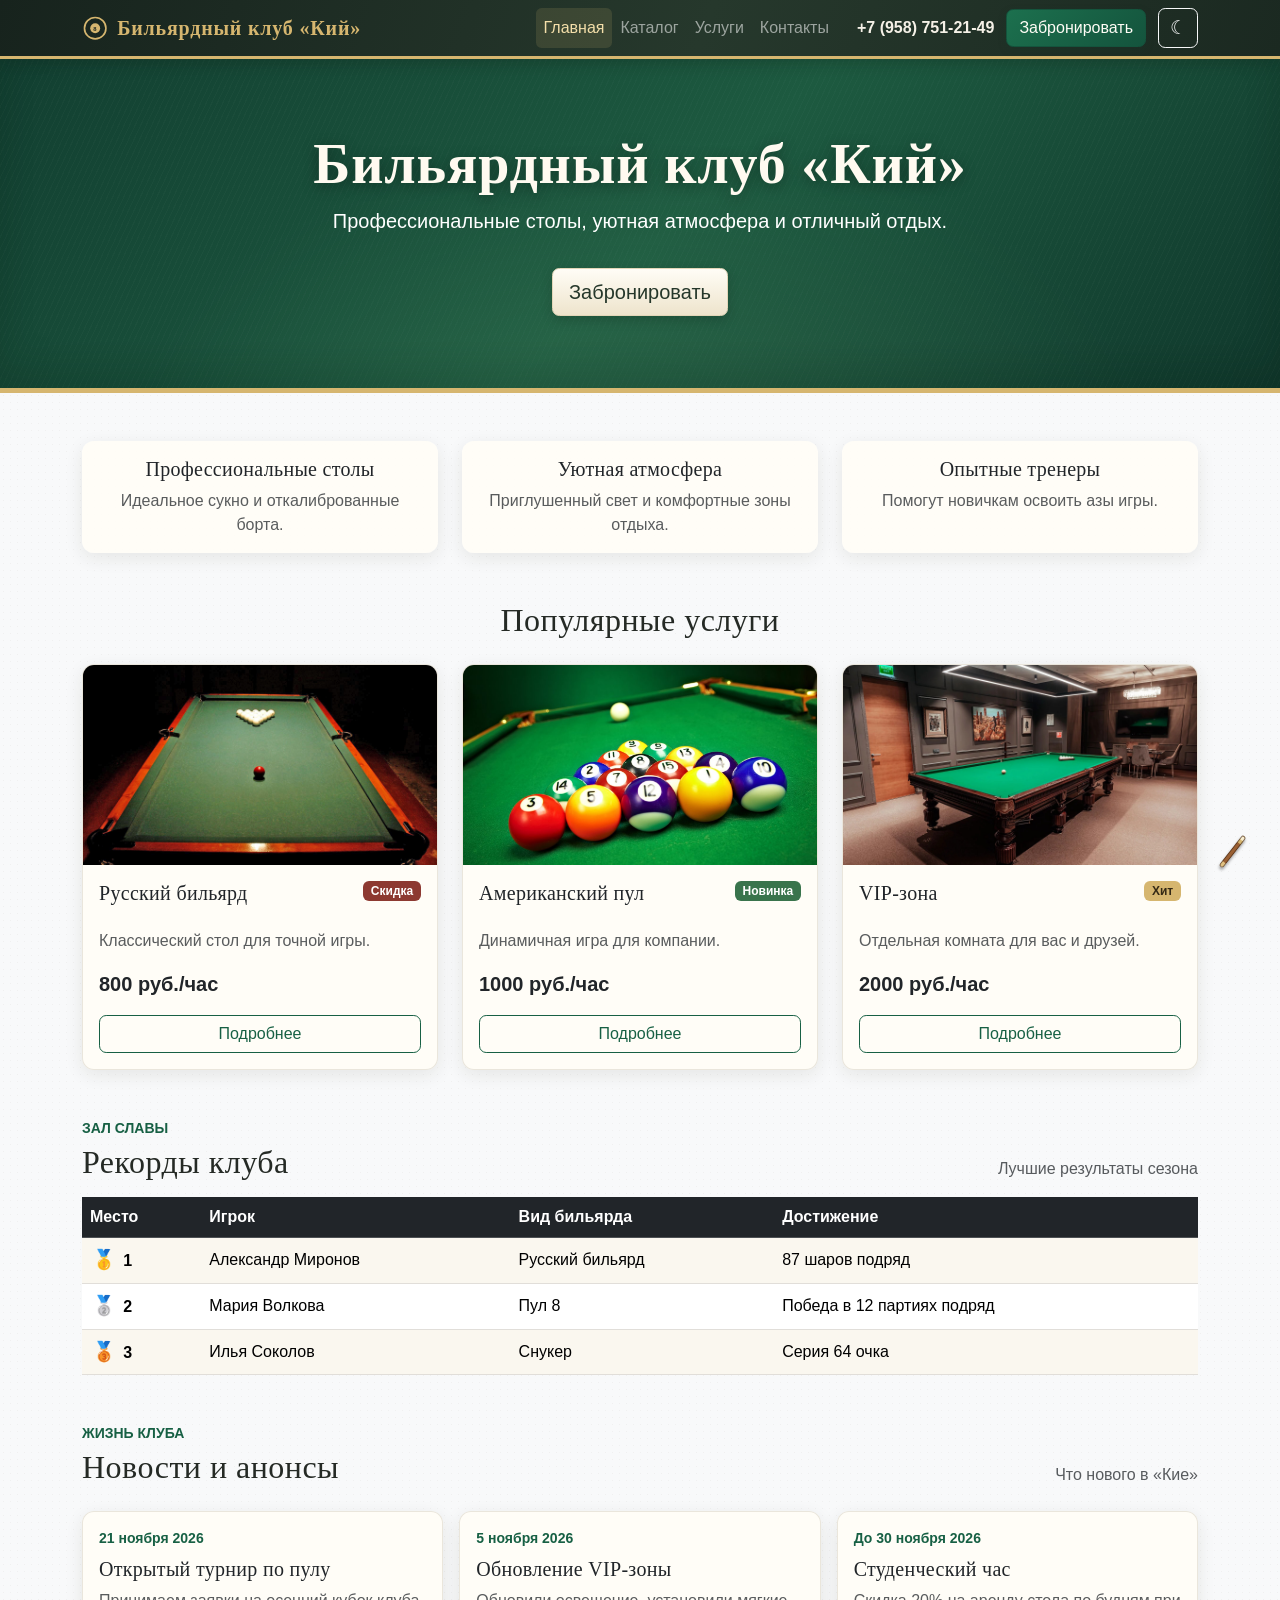
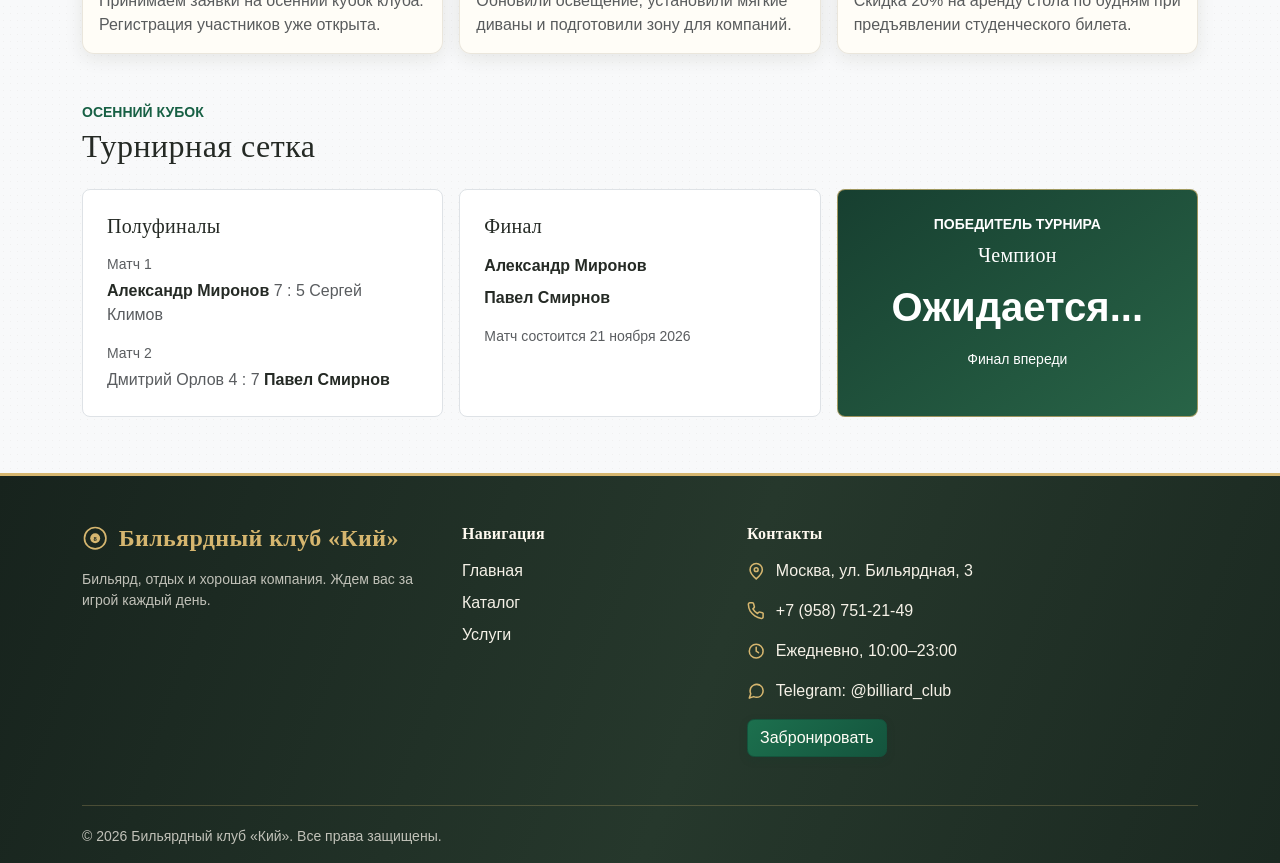
<file: index.html>
<!DOCTYPE html>
<html lang="ru">
<head>
  <meta charset="UTF-8">
  <meta name="viewport" content="width=device-width, initial-scale=1.0">
  <title>Бильярдный клуб «Кий»</title>
  <script>try { document.documentElement.dataset.theme = localStorage.getItem('clubTheme') || 'light'; } catch {}</script>
  <link href="https://cdn.jsdelivr.net/npm/bootstrap@5.3.2/dist/css/bootstrap.min.css" rel="stylesheet">
  <link rel="stylesheet" href="css/custom.css">
  <script src="js/theme.js" defer></script>
</head>
<body class="bg-light d-flex flex-column min-vh-100">

  <nav class="navbar navbar-expand-lg navbar-dark bg-dark sticky-top">
    <div class="container">
      <a class="navbar-brand" href="index.html"><svg class="club-mark" aria-hidden="true" viewBox="0 0 32 32" fill="none" xmlns="http://www.w3.org/2000/svg"><circle cx="16" cy="16" r="13" stroke="currentColor" stroke-width="2"/><circle cx="16" cy="16" r="6" fill="currentColor"/><text x="16" y="19" text-anchor="middle" fill="#17231d" font-size="8" font-weight="700">8</text></svg><span>Бильярдный клуб «Кий»</span></a>
      <button class="navbar-toggler" type="button" data-bs-toggle="collapse" data-bs-target="#mainNavbar">
        <span class="navbar-toggler-icon"></span>
      </button>
      <div class="collapse navbar-collapse" id="mainNavbar">
        <ul class="navbar-nav ms-auto">
          <li class="nav-item"><a class="nav-link active" href="index.html">Главная</a></li>
          <li class="nav-item"><a class="nav-link" href="catalog.html">Каталог</a></li>
          <li class="nav-item"><a class="nav-link" href="product.html">Услуги</a></li>
          <li class="nav-item"><a class="nav-link" href="contacts.html">Контакты</a></li>
        </ul>
        <div class="navbar-actions">
          <a class="navbar-phone" href="tel:+79587512149">+7 (958) 751-21-49</a>
          <a class="btn btn-primary navbar-booking" href="order.html">Забронировать</a>
          <button class="btn btn-outline-light theme-toggle" type="button" id="themeToggle" aria-label="Включить темную тему" aria-pressed="false" title="Сменить тему"><span id="themeIcon" aria-hidden="true">☾</span></button>
        </div>
      </div>
    </div>
  </nav>

  <header class="bg-primary text-white text-center py-5">
    <div class="container py-4">
      <h1 class="display-4 fw-bold">Бильярдный клуб «Кий»</h1>
      <p class="lead">Профессиональные столы, уютная атмосфера и отличный отдых.</p>
      <button class="btn btn-light btn-lg mt-3" data-bs-toggle="modal" data-bs-target="#orderModal">Забронировать</button>
    </div>
  </header>

  <main class="flex-grow-1">
    <section class="container my-5">
      <div class="row g-4 text-center">
        <div class="col-md-4">
          <div class="card h-100 shadow-sm border-0">
            <div class="card-body">
              <h5 class="card-title">Профессиональные столы</h5>
              <p class="card-text text-muted">Идеальное сукно и откалиброванные борта.</p>
            </div>
          </div>
        </div>
        <div class="col-md-4">
          <div class="card h-100 shadow-sm border-0">
            <div class="card-body">
              <h5 class="card-title">Уютная атмосфера</h5>
              <p class="card-text text-muted">Приглушенный свет и комфортные зоны отдыха.</p>
            </div>
          </div>
        </div>
        <div class="col-md-4">
          <div class="card h-100 shadow-sm border-0">
            <div class="card-body">
              <h5 class="card-title">Опытные тренеры</h5>
              <p class="card-text text-muted">Помогут новичкам освоить азы игры.</p>
            </div>
          </div>
        </div>
      </div>
    </section>

    <section class="container my-5">
      <h2 class="text-center mb-4">Популярные услуги</h2>
      <div class="row g-4">
        <div class="col-md-4">
          <div class="card h-100 shadow-sm">
            <img src="images/russian.jpg" class="card-img-top" alt="Русский бильярд" style="height: 200px; object-fit: cover;">
            <div class="card-body d-flex flex-column">
              <div class="d-flex justify-content-between align-items-start mb-3">
                <h5 class="card-title">Русский бильярд</h5>
                <span class="badge bg-danger">Скидка</span>
              </div>
              <p class="card-text text-muted">Классический стол для точной игры.</p>
              <p class="fw-bold fs-5 mt-auto">800 руб./час</p>
              <a href="product.html" class="btn btn-outline-primary">Подробнее</a>
            </div>
          </div>
        </div>
        <div class="col-md-4">
          <div class="card h-100 shadow-sm">
            <img src="images/pool.jpg" class="card-img-top" alt="Американский пул" style="height: 200px; object-fit: cover;">
            <div class="card-body d-flex flex-column">
              <div class="d-flex justify-content-between align-items-start mb-3">
                <h5 class="card-title">Американский пул</h5>
                <span class="badge bg-success">Новинка</span>
              </div>
              <p class="card-text text-muted">Динамичная игра для компании.</p>
              <p class="fw-bold fs-5 mt-auto">1000 руб./час</p>
              <a href="product.html" class="btn btn-outline-primary">Подробнее</a>
            </div>
          </div>
        </div>
        <div class="col-md-4">
          <div class="card h-100 shadow-sm">
            <img src="images/vip.jpg" class="card-img-top" alt="VIP-зона" style="height: 200px; object-fit: cover;">
            <div class="card-body d-flex flex-column">
              <div class="d-flex justify-content-between align-items-start mb-3">
                <h5 class="card-title">VIP-зона</h5>
                <span class="badge bg-warning text-dark">Хит</span>
              </div>
              <p class="card-text text-muted">Отдельная комната для вас и друзей.</p>
              <p class="fw-bold fs-5 mt-auto">2000 руб./час</p>
              <a href="product.html" class="btn btn-outline-primary">Подробнее</a>
            </div>
          </div>
        </div>
      </div>
    </section>

    <section class="container my-5" aria-labelledby="recordsHeading">
      <div class="d-flex flex-column flex-md-row justify-content-between align-items-md-end gap-2 mb-3">
        <div>
          <p class="text-primary text-uppercase fw-semibold small mb-1">Зал славы</p>
          <h2 id="recordsHeading" class="mb-0">Рекорды клуба</h2>
        </div>
        <span class="text-muted">Лучшие результаты сезона</span>
      </div>
      <div class="table-responsive">
        <table class="table table-striped align-middle mb-0">
          <thead class="table-dark">
            <tr>
              <th scope="col">Место</th>
              <th scope="col">Игрок</th>
              <th scope="col">Вид бильярда</th>
              <th scope="col">Достижение</th>
            </tr>
          </thead>
          <tbody>
            <tr>
              <th scope="row"><span class="record-medal medal-gold" aria-label="Золото">🥇</span> 1</th>
              <td>Александр Миронов</td>
              <td>Русский бильярд</td>
              <td>87 шаров подряд</td>
            </tr>
            <tr>
              <th scope="row"><span class="record-medal medal-silver" aria-label="Серебро">🥈</span> 2</th>
              <td>Мария Волкова</td>
              <td>Пул 8</td>
              <td>Победа в 12 партиях подряд</td>
            </tr>
            <tr>
              <th scope="row"><span class="record-medal medal-bronze" aria-label="Бронза">🥉</span> 3</th>
              <td>Илья Соколов</td>
              <td>Снукер</td>
              <td>Серия 64 очка</td>
            </tr>
          </tbody>
        </table>
      </div>
    </section>

    <section class="container my-5" aria-labelledby="newsHeading">
      <div class="d-flex flex-column flex-md-row justify-content-between align-items-md-end gap-2 mb-4">
        <div>
          <p class="text-primary text-uppercase fw-semibold small mb-1">Жизнь клуба</p>
          <h2 id="newsHeading" class="mb-0">Новости и анонсы</h2>
        </div>
        <span class="text-muted">Что нового в «Кие»</span>
      </div>
      <div class="row g-3">
        <div class="col-md-4">
          <article class="card h-100">
            <div class="card-body d-flex flex-column">
              <time class="small text-primary fw-semibold mb-2" datetime="2026-11-21">21 ноября 2026</time>
              <h3 class="h5 card-title">Открытый турнир по пулу</h3>
              <p class="card-text text-muted mb-0">Принимаем заявки на осенний кубок клуба. Регистрация участников уже открыта.</p>
            </div>
          </article>
        </div>
        <div class="col-md-4">
          <article class="card h-100">
            <div class="card-body d-flex flex-column">
              <time class="small text-primary fw-semibold mb-2" datetime="2026-11-05">5 ноября 2026</time>
              <h3 class="h5 card-title">Обновление VIP-зоны</h3>
              <p class="card-text text-muted mb-0">Обновили освещение, установили мягкие диваны и подготовили зону для компаний.</p>
            </div>
          </article>
        </div>
        <div class="col-md-4">
          <article class="card h-100">
            <div class="card-body d-flex flex-column">
              <time class="small text-primary fw-semibold mb-2" datetime="2026-11-01">До 30 ноября 2026</time>
              <h3 class="h5 card-title">Студенческий час</h3>
              <p class="card-text text-muted mb-0">Скидка 20% на аренду стола по будням при предъявлении студенческого билета.</p>
            </div>
          </article>
        </div>
      </div>
    </section>

    <section class="container my-5 pb-2" aria-labelledby="playoffHeading">
      <div class="mb-4">
        <p class="text-primary text-uppercase fw-semibold small mb-1">Осенний кубок</p>
        <h2 id="playoffHeading" class="mb-0">Турнирная сетка</h2>
      </div>
      <div class="row g-3 align-items-stretch">
        <div class="col-lg-4">
          <div class="h-100 p-4 bg-white border rounded-3">
            <h3 class="h5 mb-3">Полуфиналы</h3>
            <div class="mb-3">
              <p class="small text-muted mb-1">Матч 1</p>
              <p class="mb-1"><strong>Александр Миронов</strong> <span class="text-muted">7 : 5 Сергей Климов</span></p>
            </div>
            <div>
              <p class="small text-muted mb-1">Матч 2</p>
              <p class="mb-0"><span class="text-muted">Дмитрий Орлов 4 : 7</span> <strong>Павел Смирнов</strong></p>
            </div>
          </div>
        </div>
        <div class="col-lg-4">
          <div class="h-100 p-4 bg-white border rounded-3">
            <h3 class="h5 mb-3">Финал</h3>
            <p class="mb-2"><strong>Александр Миронов</strong></p>
            <p class="mb-3"><strong>Павел Смирнов</strong></p>
            <p class="small text-muted mb-0">Матч состоится 21 ноября 2026</p>
          </div>
        </div>
        <div class="col-lg-4">
          <div class="h-100 p-4 text-center text-white rounded-3 champion-panel">
            <p class="small text-uppercase fw-semibold mb-2">Победитель турнира</p>
            <h3 class="h5 mb-0">Чемпион</h3>
            <p class="display-6 fw-bold my-3">Ожидается...</p>
            <span class="small">Финал впереди</span>
          </div>
        </div>
      </div>
    </section>
  </main>

  <!-- Подвал -->
  <footer class="club-footer bg-dark text-white pt-5 pb-3 mt-auto">
    <div class="container">
      <div class="row g-4 mb-5">
        <div class="col-12 col-md-5 col-lg-4">
          <h3 class="club-footer-brand fw-bold mb-3"><svg class="club-mark" aria-hidden="true" viewBox="0 0 32 32" fill="none" xmlns="http://www.w3.org/2000/svg"><circle cx="16" cy="16" r="13" stroke="currentColor" stroke-width="2"/><circle cx="16" cy="16" r="6" fill="currentColor"/><text x="16" y="19" text-anchor="middle" fill="#17231d" font-size="8" font-weight="700">8</text></svg><span>Бильярдный клуб «Кий»</span></h3>
          <p class="small text-muted mb-0">Бильярд, отдых и хорошая компания. Ждем вас за игрой каждый день.</p>
        </div>
        <div class="col-6 col-md-3 col-lg-3">
          <h4 class="club-footer-heading h6 fw-bold mb-3">Навигация</h4>
          <nav class="club-footer-nav d-flex flex-column align-items-start gap-2" aria-label="Навигация в подвале">
            <a href="index.html">Главная</a>
            <a href="catalog.html">Каталог</a>
            <a href="product.html">Услуги</a>
          </nav>
        </div>
        <div class="col-12 col-md-4 col-lg-5">
          <h4 class="club-footer-heading h6 fw-bold mb-3">Контакты</h4>
          <div class="d-flex flex-column gap-3">
            <p class="club-footer-contact mb-0"><svg class="footer-address-icon" aria-hidden="true" viewBox="0 0 24 24" fill="none" xmlns="http://www.w3.org/2000/svg"><path d="M20 10c0 5-8 12-8 12S4 15 4 10a8 8 0 1 1 16 0Z" stroke="currentColor" stroke-width="2"/><circle cx="12" cy="10" r="2.5" stroke="currentColor" stroke-width="2"/></svg><span>Москва, ул. Бильярдная, 3</span></p>
            <a class="club-footer-contact" href="tel:+79587512149"><svg class="footer-address-icon" aria-hidden="true" viewBox="0 0 24 24" fill="none" xmlns="http://www.w3.org/2000/svg"><path d="M21 16.4v3a2 2 0 0 1-2.2 2A19.8 19.8 0 0 1 10.2 18a19.5 19.5 0 0 1-6-6A19.8 19.8 0 0 1 1.8 3.2 2 2 0 0 1 3.8 1h3a2 2 0 0 1 2 1.7c.1 1 .4 2 .7 2.9a2 2 0 0 1-.5 2.1L7.7 9a16 16 0 0 0 6 6l1.3-1.3a2 2 0 0 1 2.1-.5c.9.3 1.9.6 2.9.7a2 2 0 0 1 1 2.5Z" stroke="currentColor" stroke-width="2" stroke-linecap="round" stroke-linejoin="round"/></svg><span>+7 (958) 751-21-49</span></a>
            <p class="club-footer-contact mb-0"><svg class="footer-address-icon" aria-hidden="true" viewBox="0 0 24 24" fill="none" xmlns="http://www.w3.org/2000/svg"><circle cx="12" cy="12" r="9" stroke="currentColor" stroke-width="2"/><path d="M12 7v5l3 2" stroke="currentColor" stroke-width="2" stroke-linecap="round"/></svg><span>Ежедневно, 10:00–23:00</span></p>
            <p class="club-footer-contact mb-0"><svg class="footer-address-icon" aria-hidden="true" viewBox="0 0 24 24" fill="none" xmlns="http://www.w3.org/2000/svg"><path d="M21 11.5a8.4 8.4 0 0 1-.9 3.8 8.5 8.5 0 0 1-7.6 4.7 8.4 8.4 0 0 1-3.8-.9L3 21l1.9-5.7a8.4 8.4 0 0 1-.9-3.8A8.5 8.5 0 0 1 8.7 4a8.4 8.4 0 0 1 3.8-.9h.5a8.5 8.5 0 0 1 8 8v.4Z" stroke="currentColor" stroke-width="2" stroke-linecap="round" stroke-linejoin="round"/></svg><span>Telegram: @billiard_club</span></p>
            <a class="btn btn-primary club-footer-cta align-self-start" href="order.html">Забронировать</a>
          </div>
        </div>
      </div>
      <div class="club-footer-bottom d-flex flex-column flex-md-row justify-content-between align-items-md-center gap-3">
        <p class="small text-muted mb-0">&copy; 2026 Бильярдный клуб «Кий». Все права защищены.</p>
      </div>
    </div>
  </footer>

  <div class="modal fade" id="orderModal" tabindex="-1" aria-hidden="true">
    <div class="modal-dialog">
      <div class="modal-content">
        <div class="modal-header">
          <h5 class="modal-title">Быстрая заявка</h5>
          <button type="button" class="btn-close" data-bs-dismiss="modal" aria-label="Закрыть"></button>
        </div>
        <div class="modal-body">
          <form>
            <div class="mb-3">
              <label class="form-label">Имя</label>
              <input type="text" class="form-control" required>
            </div>
            <div class="mb-3">
              <label class="form-label">Телефон</label>
              <input type="tel" class="form-control" required>
            </div>
          </form>
        </div>
        <div class="modal-footer">
          <button type="button" class="btn btn-secondary" data-bs-dismiss="modal">Закрыть</button>
          <button type="button" class="btn btn-primary">Отправить</button>
        </div>
      </div>
    </div>
  </div>

  <a href="#" class="back-to-top" aria-label="Наверх" title="Наверх"><span class="cue-stick" aria-hidden="true"></span></a>
  <script src="https://cdn.jsdelivr.net/npm/bootstrap@5.3.2/dist/js/bootstrap.bundle.min.js"></script>
</body>
</html>
</file>
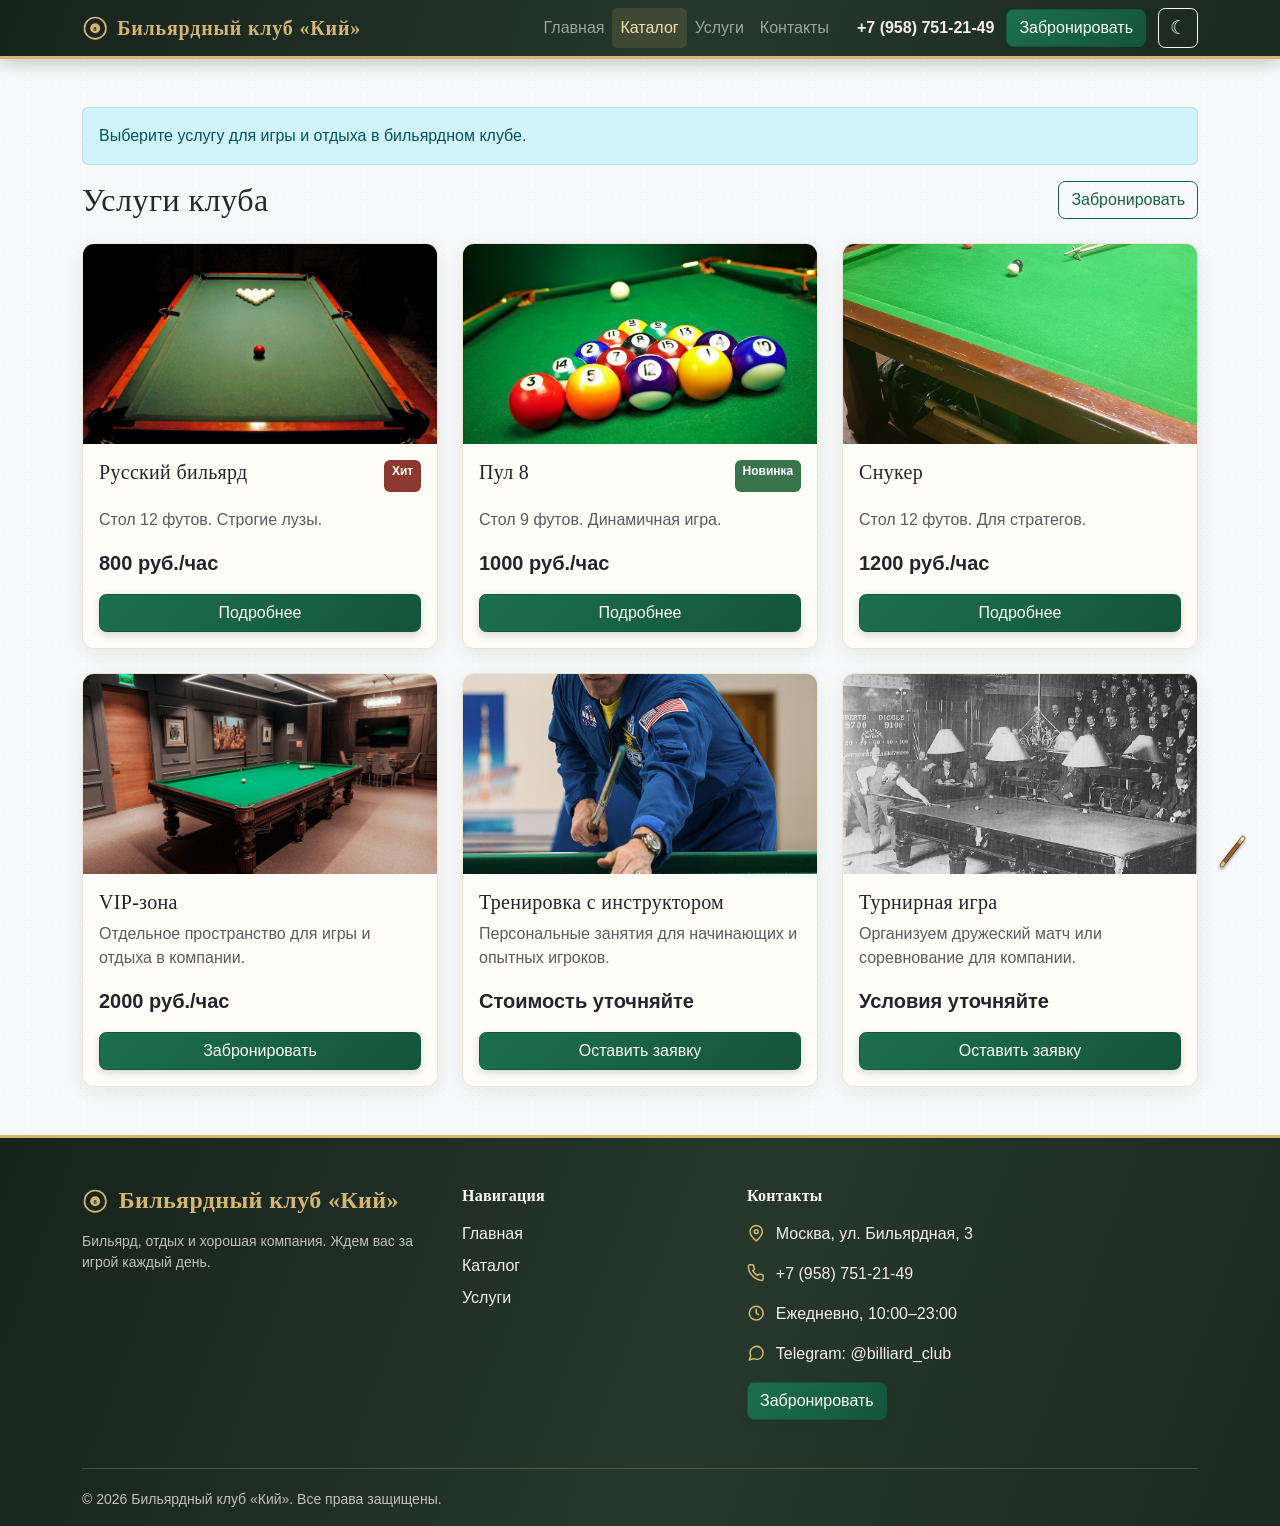
<file: catalog.html>
<!DOCTYPE html>
<html lang="ru">
<head>
  <meta charset="UTF-8">
  <meta name="viewport" content="width=device-width, initial-scale=1.0">
  <title>Каталог | Бильярдный клуб «Кий»</title>
  <script>try { document.documentElement.dataset.theme = localStorage.getItem('clubTheme') || 'light'; } catch {}</script>
  <link href="https://cdn.jsdelivr.net/npm/bootstrap@5.3.2/dist/css/bootstrap.min.css" rel="stylesheet">
  <link rel="stylesheet" href="css/custom.css">
  <script src="js/theme.js" defer></script>
</head>
<body class="bg-light d-flex flex-column min-vh-100">

  <nav class="navbar navbar-expand-lg navbar-dark bg-dark sticky-top">
    <div class="container">
      <a class="navbar-brand" href="index.html"><svg class="club-mark" aria-hidden="true" viewBox="0 0 32 32" fill="none" xmlns="http://www.w3.org/2000/svg"><circle cx="16" cy="16" r="13" stroke="currentColor" stroke-width="2"/><circle cx="16" cy="16" r="6" fill="currentColor"/><text x="16" y="19" text-anchor="middle" fill="#17231d" font-size="8" font-weight="700">8</text></svg><span>Бильярдный клуб «Кий»</span></a>
      <button class="navbar-toggler" type="button" data-bs-toggle="collapse" data-bs-target="#mainNavbar">
        <span class="navbar-toggler-icon"></span>
      </button>
      <div class="collapse navbar-collapse" id="mainNavbar">
        <ul class="navbar-nav ms-auto">
          <li class="nav-item"><a class="nav-link" href="index.html">Главная</a></li>
          <li class="nav-item"><a class="nav-link active" href="catalog.html">Каталог</a></li>
          <li class="nav-item"><a class="nav-link" href="product.html">Услуги</a></li>
          <li class="nav-item"><a class="nav-link" href="contacts.html">Контакты</a></li>
        </ul>
        <div class="navbar-actions">
          <a class="navbar-phone" href="tel:+79587512149">+7 (958) 751-21-49</a>
          <a class="btn btn-primary navbar-booking" href="order.html">Забронировать</a>
          <button class="btn btn-outline-light theme-toggle" type="button" id="themeToggle" aria-label="Включить темную тему" aria-pressed="false" title="Сменить тему"><span id="themeIcon" aria-hidden="true">☾</span></button>
        </div>
      </div>
    </div>
  </nav>

  <main class="container my-5 flex-grow-1">
    <div class="alert alert-info" role="alert">
      Выберите услугу для игры и отдыха в бильярдном клубе.
    </div>

    <div class="d-flex justify-content-between align-items-center mb-4">
      <h1 class="h2 mb-0">Услуги клуба</h1>
      <a class="btn btn-outline-primary" href="order.html">Забронировать</a>
    </div>

    <div class="row g-4">
      <div class="col-12 col-md-6 col-lg-4">
        <div class="card h-100 shadow-sm">
          <img src="images/russian.jpg" class="card-img-top" alt="Русский бильярд" style="height: 200px; object-fit: cover;">
          <div class="card-body d-flex flex-column">
            <div class="d-flex justify-content-between mb-3">
              <h5 class="card-title">Русский бильярд</h5>
              <span class="badge bg-danger">Хит</span>
            </div>
            <p class="card-text text-muted">Стол 12 футов. Строгие лузы.</p>
            <p class="fw-bold fs-5 mt-auto">800 руб./час</p>
            <a href="product.html" class="btn btn-primary">Подробнее</a>
          </div>
        </div>
      </div>
      <div class="col-12 col-md-6 col-lg-4">
        <div class="card h-100 shadow-sm">
          <img src="images/pool.jpg" class="card-img-top" alt="Пул 8" style="height: 200px; object-fit: cover;">
          <div class="card-body d-flex flex-column">
            <div class="d-flex justify-content-between mb-3">
              <h5 class="card-title">Пул 8</h5>
              <span class="badge bg-success">Новинка</span>
            </div>
            <p class="card-text text-muted">Стол 9 футов. Динамичная игра.</p>
            <p class="fw-bold fs-5 mt-auto">1000 руб./час</p>
            <a href="product.html" class="btn btn-primary">Подробнее</a>
          </div>
        </div>
      </div>
      <div class="col-12 col-md-6 col-lg-4">
        <div class="card h-100 shadow-sm">
          <img src="images/snooker.jpg" class="card-img-top" alt="Стол для снукера" style="height: 200px; object-fit: cover;">
          <div class="card-body d-flex flex-column">
            <div class="d-flex justify-content-between mb-3">
              <h5 class="card-title">Снукер</h5>
            </div>
            <p class="card-text text-muted">Стол 12 футов. Для стратегов.</p>
            <p class="fw-bold fs-5 mt-auto">1200 руб./час</p>
            <a href="product.html" class="btn btn-primary">Подробнее</a>
          </div>
        </div>
      </div>
      <div class="col-12 col-md-6 col-lg-4">
        <div class="card h-100 shadow-sm">
          <img src="images/vip.jpg" class="card-img-top" alt="VIP-зона клуба" style="height: 200px; object-fit: cover;">
          <div class="card-body d-flex flex-column">
            <h5 class="card-title">VIP-зона</h5>
            <p class="card-text text-muted">Отдельное пространство для игры и отдыха в компании.</p>
            <p class="fw-bold fs-5 mt-auto">2000 руб./час</p>
            <a href="order.html" class="btn btn-primary">Забронировать</a>
          </div>
        </div>
      </div>
      <div class="col-12 col-md-6 col-lg-4">
        <div class="card h-100 shadow-sm">
          <img src="images/instructor.jpg" class="card-img-top" alt="Игрок отрабатывает удар на бильярдном столе" style="height: 200px; object-fit: cover;">
          <div class="card-body d-flex flex-column">
            <h5 class="card-title">Тренировка с инструктором</h5>
            <p class="card-text text-muted">Персональные занятия для начинающих и опытных игроков.</p>
            <p class="fw-bold fs-5 mt-auto">Стоимость уточняйте</p>
            <a href="order.html" class="btn btn-primary">Оставить заявку</a>
          </div>
        </div>
      </div>
      <div class="col-12 col-md-6 col-lg-4">
        <div class="card h-100 shadow-sm">
          <img src="images/tournament.jpg" class="card-img-top" alt="Исторический матч по бильярду перед зрителями" style="height: 200px; object-fit: cover;">
          <div class="card-body d-flex flex-column">
            <h5 class="card-title">Турнирная игра</h5>
            <p class="card-text text-muted">Организуем дружеский матч или соревнование для компании.</p>
            <p class="fw-bold fs-5 mt-auto">Условия уточняйте</p>
            <a href="order.html" class="btn btn-primary">Оставить заявку</a>
          </div>
        </div>
      </div>
    </div>
  </main>

  <!-- Подвал -->
  <footer class="club-footer bg-dark text-white pt-5 pb-3 mt-auto">
    <div class="container">
      <div class="row g-4 mb-5">
        <div class="col-12 col-md-5 col-lg-4">
          <h3 class="club-footer-brand fw-bold mb-3"><svg class="club-mark" aria-hidden="true" viewBox="0 0 32 32" fill="none" xmlns="http://www.w3.org/2000/svg"><circle cx="16" cy="16" r="13" stroke="currentColor" stroke-width="2"/><circle cx="16" cy="16" r="6" fill="currentColor"/><text x="16" y="19" text-anchor="middle" fill="#17231d" font-size="8" font-weight="700">8</text></svg><span>Бильярдный клуб «Кий»</span></h3>
          <p class="small text-muted mb-0">Бильярд, отдых и хорошая компания. Ждем вас за игрой каждый день.</p>
        </div>
        <div class="col-6 col-md-3 col-lg-3">
          <h4 class="club-footer-heading h6 fw-bold mb-3">Навигация</h4>
          <nav class="club-footer-nav d-flex flex-column align-items-start gap-2" aria-label="Навигация в подвале">
            <a href="index.html">Главная</a>
            <a href="catalog.html">Каталог</a>
            <a href="product.html">Услуги</a>
          </nav>
        </div>
        <div class="col-12 col-md-4 col-lg-5">
          <h4 class="club-footer-heading h6 fw-bold mb-3">Контакты</h4>
          <div class="d-flex flex-column gap-3">
            <p class="club-footer-contact mb-0"><svg class="footer-address-icon" aria-hidden="true" viewBox="0 0 24 24" fill="none" xmlns="http://www.w3.org/2000/svg"><path d="M20 10c0 5-8 12-8 12S4 15 4 10a8 8 0 1 1 16 0Z" stroke="currentColor" stroke-width="2"/><circle cx="12" cy="10" r="2.5" stroke="currentColor" stroke-width="2"/></svg><span>Москва, ул. Бильярдная, 3</span></p>
            <a class="club-footer-contact" href="tel:+79587512149"><svg class="footer-address-icon" aria-hidden="true" viewBox="0 0 24 24" fill="none" xmlns="http://www.w3.org/2000/svg"><path d="M21 16.4v3a2 2 0 0 1-2.2 2A19.8 19.8 0 0 1 10.2 18a19.5 19.5 0 0 1-6-6A19.8 19.8 0 0 1 1.8 3.2 2 2 0 0 1 3.8 1h3a2 2 0 0 1 2 1.7c.1 1 .4 2 .7 2.9a2 2 0 0 1-.5 2.1L7.7 9a16 16 0 0 0 6 6l1.3-1.3a2 2 0 0 1 2.1-.5c.9.3 1.9.6 2.9.7a2 2 0 0 1 1 2.5Z" stroke="currentColor" stroke-width="2" stroke-linecap="round" stroke-linejoin="round"/></svg><span>+7 (958) 751-21-49</span></a>
            <p class="club-footer-contact mb-0"><svg class="footer-address-icon" aria-hidden="true" viewBox="0 0 24 24" fill="none" xmlns="http://www.w3.org/2000/svg"><circle cx="12" cy="12" r="9" stroke="currentColor" stroke-width="2"/><path d="M12 7v5l3 2" stroke="currentColor" stroke-width="2" stroke-linecap="round"/></svg><span>Ежедневно, 10:00–23:00</span></p>
            <p class="club-footer-contact mb-0"><svg class="footer-address-icon" aria-hidden="true" viewBox="0 0 24 24" fill="none" xmlns="http://www.w3.org/2000/svg"><path d="M21 11.5a8.4 8.4 0 0 1-.9 3.8 8.5 8.5 0 0 1-7.6 4.7 8.4 8.4 0 0 1-3.8-.9L3 21l1.9-5.7a8.4 8.4 0 0 1-.9-3.8A8.5 8.5 0 0 1 8.7 4a8.4 8.4 0 0 1 3.8-.9h.5a8.5 8.5 0 0 1 8 8v.4Z" stroke="currentColor" stroke-width="2" stroke-linecap="round" stroke-linejoin="round"/></svg><span>Telegram: @billiard_club</span></p>
            <a class="btn btn-primary club-footer-cta align-self-start" href="order.html">Забронировать</a>
          </div>
        </div>
      </div>
      <div class="club-footer-bottom d-flex flex-column flex-md-row justify-content-between align-items-md-center gap-3">
        <p class="small text-muted mb-0">&copy; 2026 Бильярдный клуб «Кий». Все права защищены.</p>
      </div>
    </div>
  </footer>

  <a href="#" class="back-to-top" aria-label="Наверх" title="Наверх"><span class="cue-stick" aria-hidden="true"></span></a>
  <script src="https://cdn.jsdelivr.net/npm/bootstrap@5.3.2/dist/js/bootstrap.bundle.min.js"></script>
</body>
</html>
</file>
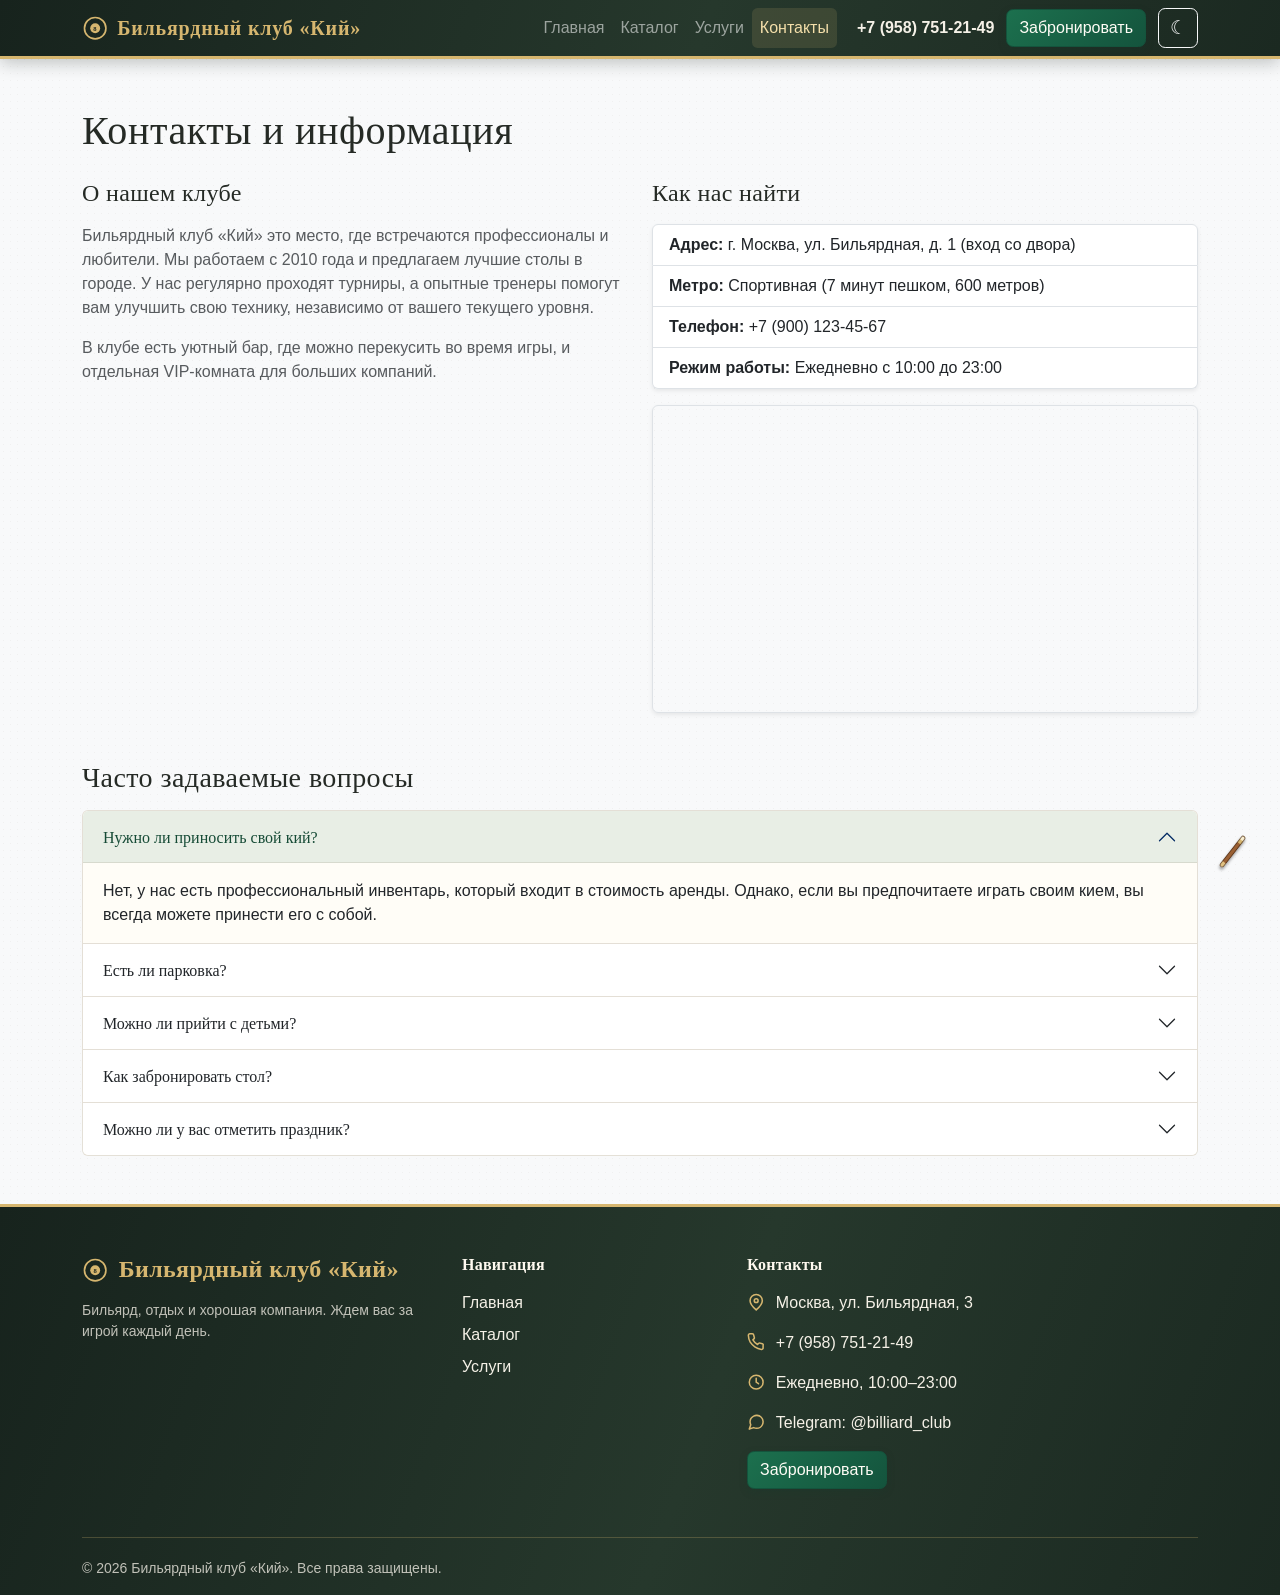
<file: contacts.html>
<!DOCTYPE html>
<html lang="ru">
<head>
  <meta charset="UTF-8">
  <meta name="viewport" content="width=device-width, initial-scale=1.0">
  <title>Контакты | Бильярдный клуб «Кий»</title>
  <script>try { document.documentElement.dataset.theme = localStorage.getItem('clubTheme') || 'light'; } catch {}</script>
  <link href="https://cdn.jsdelivr.net/npm/bootstrap@5.3.2/dist/css/bootstrap.min.css" rel="stylesheet">
  <link rel="stylesheet" href="css/custom.css">
  <script src="js/theme.js" defer></script>
</head>
<body class="bg-light d-flex flex-column min-vh-100">

  <nav class="navbar navbar-expand-lg navbar-dark bg-dark sticky-top">
    <div class="container">
      <a class="navbar-brand" href="index.html"><svg class="club-mark" aria-hidden="true" viewBox="0 0 32 32" fill="none" xmlns="http://www.w3.org/2000/svg"><circle cx="16" cy="16" r="13" stroke="currentColor" stroke-width="2"/><circle cx="16" cy="16" r="6" fill="currentColor"/><text x="16" y="19" text-anchor="middle" fill="#17231d" font-size="8" font-weight="700">8</text></svg><span>Бильярдный клуб «Кий»</span></a>
      <button class="navbar-toggler" type="button" data-bs-toggle="collapse" data-bs-target="#mainNavbar">
        <span class="navbar-toggler-icon"></span>
      </button>
      <div class="collapse navbar-collapse" id="mainNavbar">
        <ul class="navbar-nav ms-auto">
          <li class="nav-item"><a class="nav-link" href="index.html">Главная</a></li>
          <li class="nav-item"><a class="nav-link" href="catalog.html">Каталог</a></li>
          <li class="nav-item"><a class="nav-link" href="product.html">Услуги</a></li>
          <li class="nav-item"><a class="nav-link active" href="contacts.html">Контакты</a></li>
        </ul>
        <div class="navbar-actions">
          <a class="navbar-phone" href="tel:+79587512149">+7 (958) 751-21-49</a>
          <a class="btn btn-primary navbar-booking" href="order.html">Забронировать</a>
          <button class="btn btn-outline-light theme-toggle" type="button" id="themeToggle" aria-label="Включить темную тему" aria-pressed="false" title="Сменить тему"><span id="themeIcon" aria-hidden="true">☾</span></button>
        </div>
      </div>
    </div>
  </nav>

  <main class="container my-5 flex-grow-1">
    <h1 class="mb-4">Контакты и информация</h1>
    
    <div class="row g-4 mb-5">
      <div class="col-lg-6">
        <h3 class="h4 mb-3">О нашем клубе</h3>
        <p class="text-muted">
          Бильярдный клуб «Кий» это место, где встречаются профессионалы и любители. 
          Мы работаем с 2010 года и предлагаем лучшие столы в городе. У нас регулярно проходят турниры, 
          а опытные тренеры помогут вам улучшить свою технику, независимо от вашего текущего уровня.
        </p>
        <p class="text-muted">
          В клубе есть уютный бар, где можно перекусить во время игры, и отдельная VIP-комната для больших компаний.
        </p>
      </div>
      <div class="col-lg-6">
        <h3 class="h4 mb-3">Как нас найти</h3>
        <ul class="list-group shadow-sm mb-3">
          <li class="list-group-item"><strong>Адрес:</strong> г. Москва, ул. Бильярдная, д. 1 (вход со двора)</li>
          <li class="list-group-item"><strong>Метро:</strong> Спортивная (7 минут пешком, 600 метров)</li>
          <li class="list-group-item"><strong>Телефон:</strong> +7 (900) 123-45-67</li>
          <li class="list-group-item"><strong>Режим работы:</strong> Ежедневно с 10:00 до 23:00</li>
        </ul>
        <div class="ratio ratio-16x9 shadow-sm rounded border">
          <iframe src="https://yandex.ru/map-widget/v1/?um=constructor%3A1a2b3c4d5e6f7g8h9i0j&source=constructor" width="100%" height="100%" frameborder="0" allowfullscreen="true" style="border:0;" title="Карта расположения клуба"></iframe>
        </div>
      </div>
    </div>

    <section>
      <h2 class="h3 mb-3">Часто задаваемые вопросы</h2>
      <div class="accordion" id="faqAccordion">
        <div class="accordion-item">
          <h2 class="accordion-header">
            <button class="accordion-button" type="button" data-bs-toggle="collapse" data-bs-target="#faq1">
              Нужно ли приносить свой кий?
            </button>
          </h2>
          <div id="faq1" class="accordion-collapse collapse show" data-bs-parent="#faqAccordion">
            <div class="accordion-body">
              Нет, у нас есть профессиональный инвентарь, который входит в стоимость аренды. Однако, если вы предпочитаете играть своим кием, вы всегда можете принести его с собой.
            </div>
          </div>
        </div>
        <div class="accordion-item">
          <h2 class="accordion-header">
            <button class="accordion-button collapsed" type="button" data-bs-toggle="collapse" data-bs-target="#faq2">
              Есть ли парковка?
            </button>
          </h2>
          <div id="faq2" class="accordion-collapse collapse" data-bs-parent="#faqAccordion">
            <div class="accordion-body">
              Да, для гостей клуба парковка бесплатная. Если на основной парковке нет мест, вы можете оставить машину на территории соседнего бизнес-центра (мы выдаем пропуска).
            </div>
          </div>
        </div>
        <div class="accordion-item">
          <h2 class="accordion-header">
            <button class="accordion-button collapsed" type="button" data-bs-toggle="collapse" data-bs-target="#faq3">
              Можно ли прийти с детьми?
            </button>
          </h2>
          <div id="faq3" class="accordion-collapse collapse" data-bs-parent="#faqAccordion">
            <div class="accordion-body">
              Да, мы рады юным игрокам. У нас есть детские кии и опытные тренеры, которые могут провести первый урок для ребенка. Однако дети до 14 лет должны находиться в клубе в сопровождении взрослых.
            </div>
          </div>
        </div>
        <div class="accordion-item">
          <h2 class="accordion-header">
            <button class="accordion-button collapsed" type="button" data-bs-toggle="collapse" data-bs-target="#faq4">
              Как забронировать стол?
            </button>
          </h2>
          <div id="faq4" class="accordion-collapse collapse" data-bs-parent="#faqAccordion">
            <div class="accordion-body">
              Заполните форму бронирования по кнопке «Забронировать» или нажмите «Быстрая заявка» на главной странице. Мы перезвоним для подтверждения.
            </div>
          </div>
        </div>
        <div class="accordion-item">
          <h2 class="accordion-header">
            <button class="accordion-button collapsed" type="button" data-bs-toggle="collapse" data-bs-target="#faq5">
              Можно ли у вас отметить праздник?
            </button>
          </h2>
          <div id="faq5" class="accordion-collapse collapse" data-bs-parent="#faqAccordion">
            <div class="accordion-body">
              Конечно! В VIP-зоне можно провести день рождения или корпоратив. У нас есть специальное меню и возможность забронировать весь зал.
            </div>
          </div>
        </div>
      </div>
    </section>
  </main>

  <!-- Подвал -->
  <footer class="club-footer bg-dark text-white pt-5 pb-3 mt-auto">
    <div class="container">
      <div class="row g-4 mb-5">
        <div class="col-12 col-md-5 col-lg-4">
          <h3 class="club-footer-brand fw-bold mb-3"><svg class="club-mark" aria-hidden="true" viewBox="0 0 32 32" fill="none" xmlns="http://www.w3.org/2000/svg"><circle cx="16" cy="16" r="13" stroke="currentColor" stroke-width="2"/><circle cx="16" cy="16" r="6" fill="currentColor"/><text x="16" y="19" text-anchor="middle" fill="#17231d" font-size="8" font-weight="700">8</text></svg><span>Бильярдный клуб «Кий»</span></h3>
          <p class="small text-muted mb-0">Бильярд, отдых и хорошая компания. Ждем вас за игрой каждый день.</p>
        </div>
        <div class="col-6 col-md-3 col-lg-3">
          <h4 class="club-footer-heading h6 fw-bold mb-3">Навигация</h4>
          <nav class="club-footer-nav d-flex flex-column align-items-start gap-2" aria-label="Навигация в подвале">
            <a href="index.html">Главная</a>
            <a href="catalog.html">Каталог</a>
            <a href="product.html">Услуги</a>
          </nav>
        </div>
        <div class="col-12 col-md-4 col-lg-5">
          <h4 class="club-footer-heading h6 fw-bold mb-3">Контакты</h4>
          <div class="d-flex flex-column gap-3">
            <p class="club-footer-contact mb-0"><svg class="footer-address-icon" aria-hidden="true" viewBox="0 0 24 24" fill="none" xmlns="http://www.w3.org/2000/svg"><path d="M20 10c0 5-8 12-8 12S4 15 4 10a8 8 0 1 1 16 0Z" stroke="currentColor" stroke-width="2"/><circle cx="12" cy="10" r="2.5" stroke="currentColor" stroke-width="2"/></svg><span>Москва, ул. Бильярдная, 3</span></p>
            <a class="club-footer-contact" href="tel:+79587512149"><svg class="footer-address-icon" aria-hidden="true" viewBox="0 0 24 24" fill="none" xmlns="http://www.w3.org/2000/svg"><path d="M21 16.4v3a2 2 0 0 1-2.2 2A19.8 19.8 0 0 1 10.2 18a19.5 19.5 0 0 1-6-6A19.8 19.8 0 0 1 1.8 3.2 2 2 0 0 1 3.8 1h3a2 2 0 0 1 2 1.7c.1 1 .4 2 .7 2.9a2 2 0 0 1-.5 2.1L7.7 9a16 16 0 0 0 6 6l1.3-1.3a2 2 0 0 1 2.1-.5c.9.3 1.9.6 2.9.7a2 2 0 0 1 1 2.5Z" stroke="currentColor" stroke-width="2" stroke-linecap="round" stroke-linejoin="round"/></svg><span>+7 (958) 751-21-49</span></a>
            <p class="club-footer-contact mb-0"><svg class="footer-address-icon" aria-hidden="true" viewBox="0 0 24 24" fill="none" xmlns="http://www.w3.org/2000/svg"><circle cx="12" cy="12" r="9" stroke="currentColor" stroke-width="2"/><path d="M12 7v5l3 2" stroke="currentColor" stroke-width="2" stroke-linecap="round"/></svg><span>Ежедневно, 10:00–23:00</span></p>
            <p class="club-footer-contact mb-0"><svg class="footer-address-icon" aria-hidden="true" viewBox="0 0 24 24" fill="none" xmlns="http://www.w3.org/2000/svg"><path d="M21 11.5a8.4 8.4 0 0 1-.9 3.8 8.5 8.5 0 0 1-7.6 4.7 8.4 8.4 0 0 1-3.8-.9L3 21l1.9-5.7a8.4 8.4 0 0 1-.9-3.8A8.5 8.5 0 0 1 8.7 4a8.4 8.4 0 0 1 3.8-.9h.5a8.5 8.5 0 0 1 8 8v.4Z" stroke="currentColor" stroke-width="2" stroke-linecap="round" stroke-linejoin="round"/></svg><span>Telegram: @billiard_club</span></p>
            <a class="btn btn-primary club-footer-cta align-self-start" href="order.html">Забронировать</a>
          </div>
        </div>
      </div>
      <div class="club-footer-bottom d-flex flex-column flex-md-row justify-content-between align-items-md-center gap-3">
        <p class="small text-muted mb-0">&copy; 2026 Бильярдный клуб «Кий». Все права защищены.</p>
      </div>
    </div>
  </footer>

  <a href="#" class="back-to-top" aria-label="Наверх" title="Наверх"><span class="cue-stick" aria-hidden="true"></span></a>
  <script src="https://cdn.jsdelivr.net/npm/bootstrap@5.3.2/dist/js/bootstrap.bundle.min.js"></script>
</body>
</html>
</file>
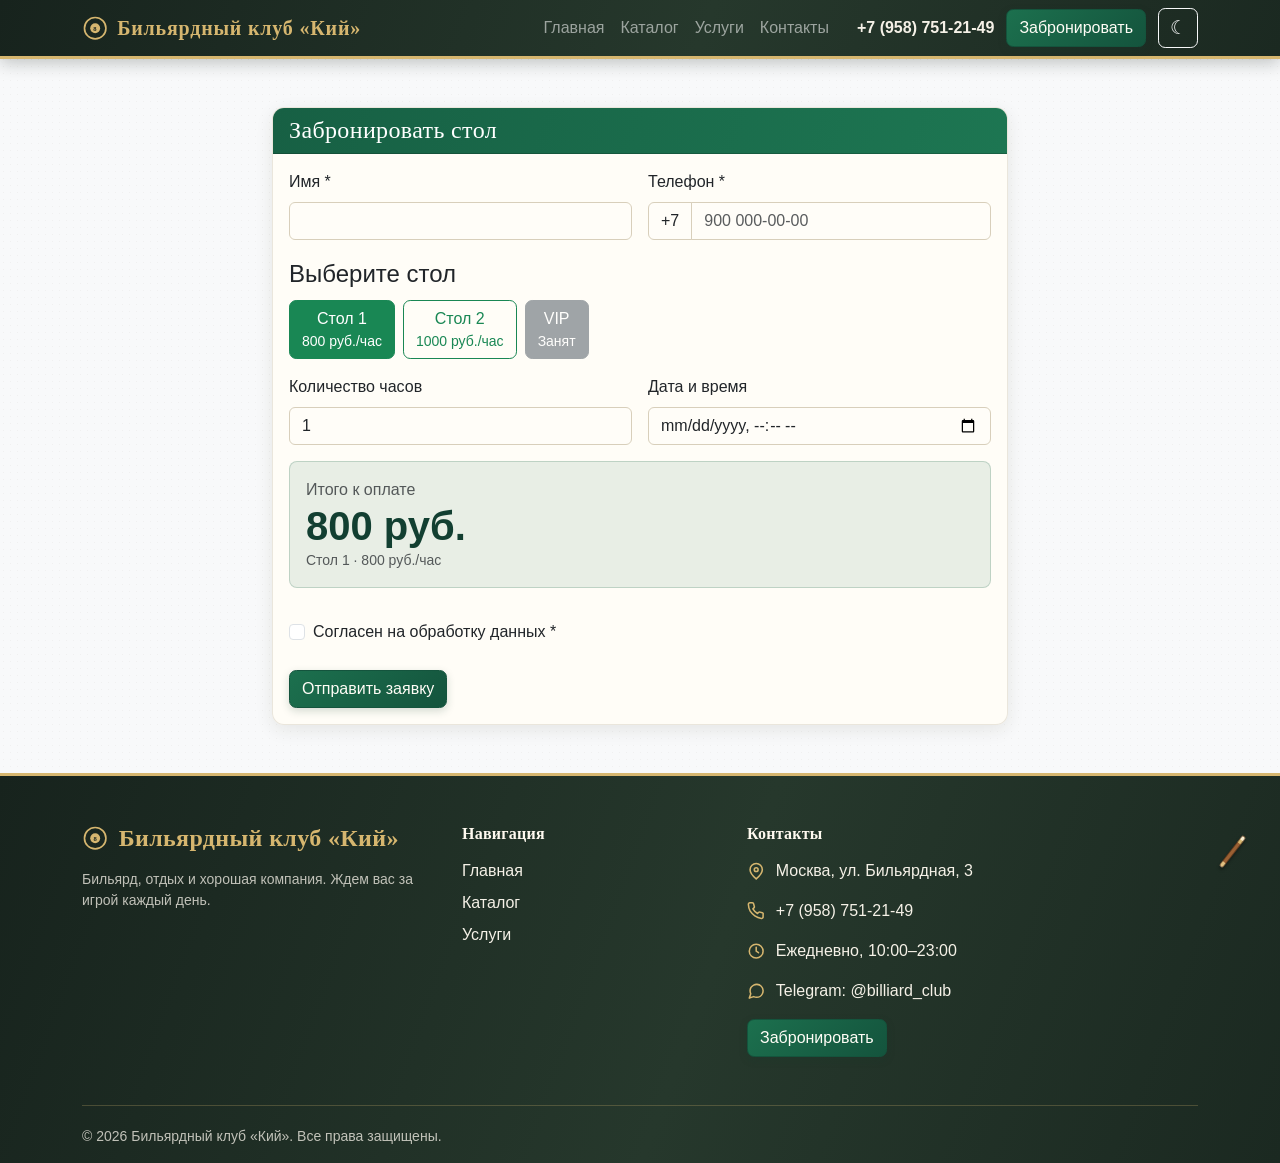
<file: order.html>
<!DOCTYPE html>
<html lang="ru">
<head>
  <meta charset="UTF-8">
  <meta name="viewport" content="width=device-width, initial-scale=1.0">
  <title>Бронирование | Бильярдный клуб «Кий»</title>
  <script>try { document.documentElement.dataset.theme = localStorage.getItem('clubTheme') || 'light'; } catch {}</script>
  <link href="https://cdn.jsdelivr.net/npm/bootstrap@5.3.2/dist/css/bootstrap.min.css" rel="stylesheet">
  <link rel="stylesheet" href="css/custom.css">
  <script src="js/theme.js" defer></script>
</head>
<body class="bg-light d-flex flex-column min-vh-100">

  <nav class="navbar navbar-expand-lg navbar-dark bg-dark sticky-top">
    <div class="container">
      <a class="navbar-brand" href="index.html"><svg class="club-mark" aria-hidden="true" viewBox="0 0 32 32" fill="none" xmlns="http://www.w3.org/2000/svg"><circle cx="16" cy="16" r="13" stroke="currentColor" stroke-width="2"/><circle cx="16" cy="16" r="6" fill="currentColor"/><text x="16" y="19" text-anchor="middle" fill="#17231d" font-size="8" font-weight="700">8</text></svg><span>Бильярдный клуб «Кий»</span></a>
      <button class="navbar-toggler" type="button" data-bs-toggle="collapse" data-bs-target="#mainNavbar">
        <span class="navbar-toggler-icon"></span>
      </button>
      <div class="collapse navbar-collapse" id="mainNavbar">
        <ul class="navbar-nav ms-auto">
          <li class="nav-item"><a class="nav-link" href="index.html">Главная</a></li>
          <li class="nav-item"><a class="nav-link" href="catalog.html">Каталог</a></li>
          <li class="nav-item"><a class="nav-link" href="product.html">Услуги</a></li>
          <li class="nav-item"><a class="nav-link" href="contacts.html">Контакты</a></li>
        </ul>
        <div class="navbar-actions">
          <a class="navbar-phone" href="tel:+79587512149">+7 (958) 751-21-49</a>
          <a class="btn btn-primary navbar-booking" href="order.html">Забронировать</a>
          <button class="btn btn-outline-light theme-toggle" type="button" id="themeToggle" aria-label="Включить темную тему" aria-pressed="false" title="Сменить тему"><span id="themeIcon" aria-hidden="true">☾</span></button>
        </div>
      </div>
    </div>
  </nav>

  <main class="container my-5 flex-grow-1">
    <div class="row justify-content-center">
      <div class="col-lg-8">
        <div class="card shadow-sm">
          <div class="card-header bg-primary text-white">
            <h1 class="h4 mb-0">Забронировать стол</h1>
          </div>
          <div class="card-body">
            <form>
              <div class="row g-3">
                <div class="col-md-6">
                  <label class="form-label">Имя *</label>
                  <input type="text" class="form-control" required>
                </div>
                <div class="col-md-6">
                  <label class="form-label">Телефон *</label>
                  <div class="input-group">
                    <span class="input-group-text">+7</span>
                    <input type="tel" class="form-control" placeholder="900 000-00-00" required>
                  </div>
                </div>
                <div class="col-12">
                  <fieldset>
                    <legend class="form-label">Выберите стол</legend>
                    <div class="d-flex flex-wrap gap-2" role="group" aria-label="Свободные столы">
                      <button class="btn btn-success table-choice" type="button" data-table="Стол 1" data-price="800" aria-pressed="true">Стол 1 <span class="small d-block">800 руб./час</span></button>
                      <button class="btn btn-outline-success table-choice" type="button" data-table="Стол 2" data-price="1000" aria-pressed="false">Стол 2 <span class="small d-block">1000 руб./час</span></button>
                      <button class="btn btn-secondary" type="button" disabled aria-label="VIP-зона занята">VIP <span class="small d-block">Занят</span></button>
                    </div>
                    <input type="hidden" name="table" id="selectedTable" value="Стол 1">
                  </fieldset>
                </div>
                <div class="col-md-6">
                  <label class="form-label" for="bookingHours">Количество часов</label>
                  <input class="form-control" type="number" id="bookingHours" name="hours" min="1" max="12" step="1" value="1" required>
                </div>
                <div class="col-md-6">
                  <label class="form-label">Дата и время</label>
                  <input type="datetime-local" class="form-control">
                </div>
                <div class="col-12">
                  <div class="booking-total p-3 rounded-3" aria-live="polite">
                    <span class="d-block text-muted">Итого к оплате</span>
                    <strong class="booking-total-amount" id="bookingTotal">800 руб.</strong>
                    <span class="d-block small text-muted" id="bookingRate">Стол 1 · 800 руб./час</span>
                  </div>
                </div>
                <div class="col-12">
                  <div class="form-check mt-3">
                    <input class="form-check-input" type="checkbox" id="agree" required>
                    <label class="form-check-label" for="agree">Согласен на обработку данных *</label>
                  </div>
                </div>
                <div class="col-12 mt-4">
                  <button type="submit" class="btn btn-primary">Отправить заявку</button>
                </div>
              </div>
            </form>
          </div>
        </div>
      </div>
    </div>
  </main>

  <!-- Подвал -->
  <footer class="club-footer bg-dark text-white pt-5 pb-3 mt-auto">
    <div class="container">
      <div class="row g-4 mb-5">
        <div class="col-12 col-md-5 col-lg-4">
          <h3 class="club-footer-brand fw-bold mb-3"><svg class="club-mark" aria-hidden="true" viewBox="0 0 32 32" fill="none" xmlns="http://www.w3.org/2000/svg"><circle cx="16" cy="16" r="13" stroke="currentColor" stroke-width="2"/><circle cx="16" cy="16" r="6" fill="currentColor"/><text x="16" y="19" text-anchor="middle" fill="#17231d" font-size="8" font-weight="700">8</text></svg><span>Бильярдный клуб «Кий»</span></h3>
          <p class="small text-muted mb-0">Бильярд, отдых и хорошая компания. Ждем вас за игрой каждый день.</p>
        </div>
        <div class="col-6 col-md-3 col-lg-3">
          <h4 class="club-footer-heading h6 fw-bold mb-3">Навигация</h4>
          <nav class="club-footer-nav d-flex flex-column align-items-start gap-2" aria-label="Навигация в подвале">
            <a href="index.html">Главная</a>
            <a href="catalog.html">Каталог</a>
            <a href="product.html">Услуги</a>
          </nav>
        </div>
        <div class="col-12 col-md-4 col-lg-5">
          <h4 class="club-footer-heading h6 fw-bold mb-3">Контакты</h4>
          <div class="d-flex flex-column gap-3">
            <p class="club-footer-contact mb-0"><svg class="footer-address-icon" aria-hidden="true" viewBox="0 0 24 24" fill="none" xmlns="http://www.w3.org/2000/svg"><path d="M20 10c0 5-8 12-8 12S4 15 4 10a8 8 0 1 1 16 0Z" stroke="currentColor" stroke-width="2"/><circle cx="12" cy="10" r="2.5" stroke="currentColor" stroke-width="2"/></svg><span>Москва, ул. Бильярдная, 3</span></p>
            <a class="club-footer-contact" href="tel:+79587512149"><svg class="footer-address-icon" aria-hidden="true" viewBox="0 0 24 24" fill="none" xmlns="http://www.w3.org/2000/svg"><path d="M21 16.4v3a2 2 0 0 1-2.2 2A19.8 19.8 0 0 1 10.2 18a19.5 19.5 0 0 1-6-6A19.8 19.8 0 0 1 1.8 3.2 2 2 0 0 1 3.8 1h3a2 2 0 0 1 2 1.7c.1 1 .4 2 .7 2.9a2 2 0 0 1-.5 2.1L7.7 9a16 16 0 0 0 6 6l1.3-1.3a2 2 0 0 1 2.1-.5c.9.3 1.9.6 2.9.7a2 2 0 0 1 1 2.5Z" stroke="currentColor" stroke-width="2" stroke-linecap="round" stroke-linejoin="round"/></svg><span>+7 (958) 751-21-49</span></a>
            <p class="club-footer-contact mb-0"><svg class="footer-address-icon" aria-hidden="true" viewBox="0 0 24 24" fill="none" xmlns="http://www.w3.org/2000/svg"><circle cx="12" cy="12" r="9" stroke="currentColor" stroke-width="2"/><path d="M12 7v5l3 2" stroke="currentColor" stroke-width="2" stroke-linecap="round"/></svg><span>Ежедневно, 10:00–23:00</span></p>
            <p class="club-footer-contact mb-0"><svg class="footer-address-icon" aria-hidden="true" viewBox="0 0 24 24" fill="none" xmlns="http://www.w3.org/2000/svg"><path d="M21 11.5a8.4 8.4 0 0 1-.9 3.8 8.5 8.5 0 0 1-7.6 4.7 8.4 8.4 0 0 1-3.8-.9L3 21l1.9-5.7a8.4 8.4 0 0 1-.9-3.8A8.5 8.5 0 0 1 8.7 4a8.4 8.4 0 0 1 3.8-.9h.5a8.5 8.5 0 0 1 8 8v.4Z" stroke="currentColor" stroke-width="2" stroke-linecap="round" stroke-linejoin="round"/></svg><span>Telegram: @billiard_club</span></p>
            <a class="btn btn-primary club-footer-cta align-self-start" href="order.html">Забронировать</a>
          </div>
        </div>
      </div>
      <div class="club-footer-bottom d-flex flex-column flex-md-row justify-content-between align-items-md-center gap-3">
        <p class="small text-muted mb-0">&copy; 2026 Бильярдный клуб «Кий». Все права защищены.</p>
      </div>
    </div>
  </footer>

  <a href="#" class="back-to-top" aria-label="Наверх" title="Наверх"><span class="cue-stick" aria-hidden="true"></span></a>
  <script src="https://cdn.jsdelivr.net/npm/bootstrap@5.3.2/dist/js/bootstrap.bundle.min.js"></script>
  <script>
    const tableButtons = document.querySelectorAll('.table-choice');
    const hoursInput = document.getElementById('bookingHours');
    const selectedTable = document.getElementById('selectedTable');
    const totalOutput = document.getElementById('bookingTotal');
    const rateOutput = document.getElementById('bookingRate');
    let hourlyRate = 800;

    function updateBookingTotal() {
      const hours = Math.min(12, Math.max(1, Number(hoursInput.value) || 1));
      hoursInput.value = hours;
      totalOutput.textContent = `${(hourlyRate * hours).toLocaleString('ru-RU')} руб.`;
    }

    tableButtons.forEach((button) => {
      button.addEventListener('click', () => {
        tableButtons.forEach((item) => {
          item.classList.remove('btn-success');
          item.classList.add('btn-outline-success');
          item.setAttribute('aria-pressed', 'false');
        });
        button.classList.remove('btn-outline-success');
        button.classList.add('btn-success');
        button.setAttribute('aria-pressed', 'true');
        hourlyRate = Number(button.dataset.price);
        selectedTable.value = button.dataset.table;
        rateOutput.textContent = `${button.dataset.table} · ${hourlyRate.toLocaleString('ru-RU')} руб./час`;
        updateBookingTotal();
      });
    });

    hoursInput.addEventListener('input', updateBookingTotal);
  </script>
</body>
</html>
</file>
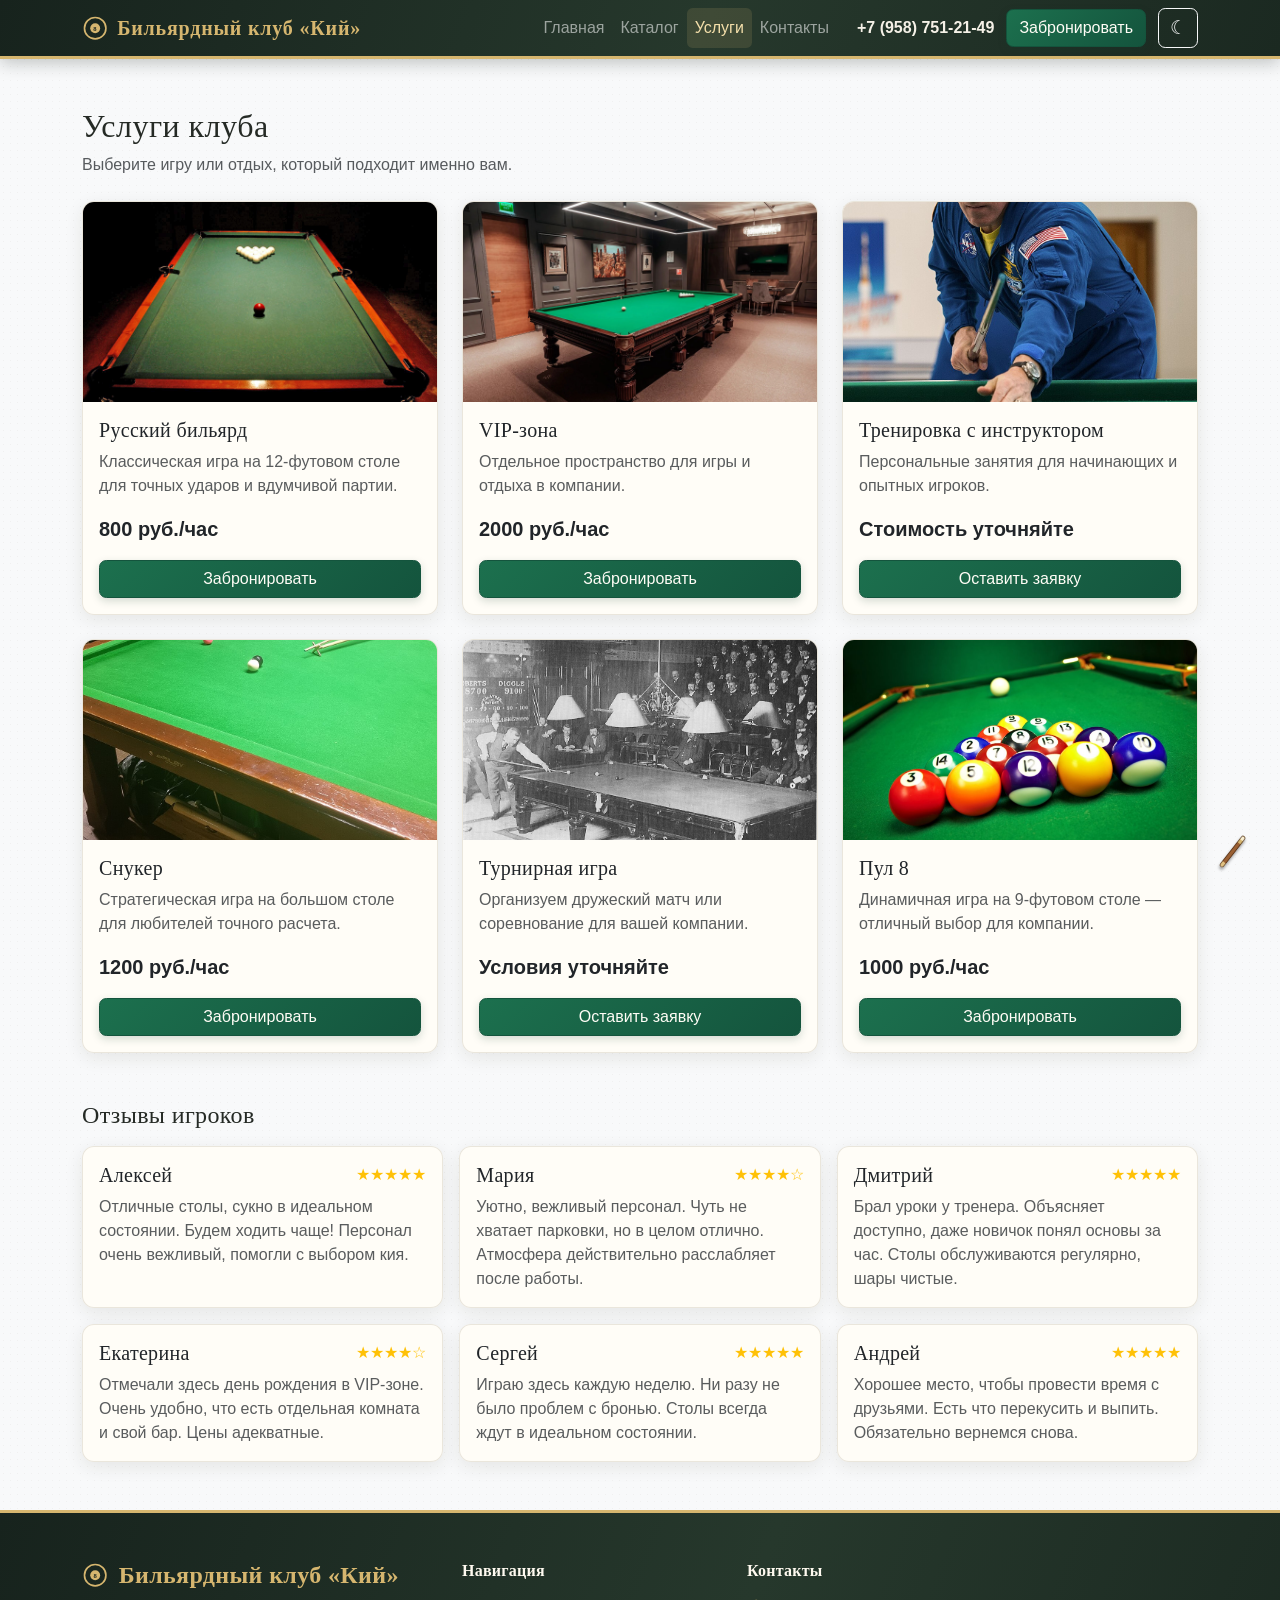
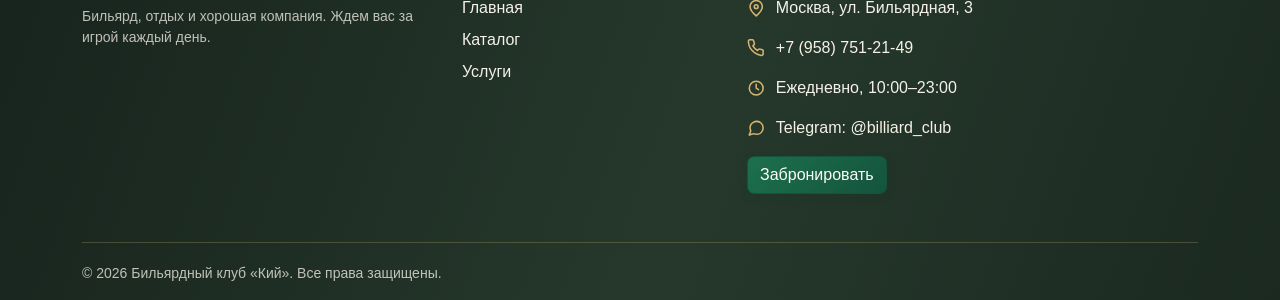
<file: product.html>
<!DOCTYPE html>
<html lang="ru">
<head>
  <meta charset="UTF-8">
  <meta name="viewport" content="width=device-width, initial-scale=1.0">
  <title>Услуги | Бильярдный клуб «Кий»</title>
  <script>try { document.documentElement.dataset.theme = localStorage.getItem('clubTheme') || 'light'; } catch {}</script>
  <link href="https://cdn.jsdelivr.net/npm/bootstrap@5.3.2/dist/css/bootstrap.min.css" rel="stylesheet">
  <link rel="stylesheet" href="css/custom.css">
  <script src="js/theme.js" defer></script>
</head>
<body class="bg-light d-flex flex-column min-vh-100">

  <nav class="navbar navbar-expand-lg navbar-dark bg-dark sticky-top">
    <div class="container">
      <a class="navbar-brand" href="index.html"><svg class="club-mark" aria-hidden="true" viewBox="0 0 32 32" fill="none" xmlns="http://www.w3.org/2000/svg"><circle cx="16" cy="16" r="13" stroke="currentColor" stroke-width="2"/><circle cx="16" cy="16" r="6" fill="currentColor"/><text x="16" y="19" text-anchor="middle" fill="#17231d" font-size="8" font-weight="700">8</text></svg><span>Бильярдный клуб «Кий»</span></a>
      <button class="navbar-toggler" type="button" data-bs-toggle="collapse" data-bs-target="#mainNavbar">
        <span class="navbar-toggler-icon"></span>
      </button>
      <div class="collapse navbar-collapse" id="mainNavbar">
        <ul class="navbar-nav ms-auto">
          <li class="nav-item"><a class="nav-link" href="index.html">Главная</a></li>
          <li class="nav-item"><a class="nav-link" href="catalog.html">Каталог</a></li>
          <li class="nav-item"><a class="nav-link active" href="product.html">Услуги</a></li>
          <li class="nav-item"><a class="nav-link" href="contacts.html">Контакты</a></li>
        </ul>
        <div class="navbar-actions">
          <a class="navbar-phone" href="tel:+79587512149">+7 (958) 751-21-49</a>
          <a class="btn btn-primary navbar-booking" href="order.html">Забронировать</a>
          <button class="btn btn-outline-light theme-toggle" type="button" id="themeToggle" aria-label="Включить темную тему" aria-pressed="false" title="Сменить тему"><span id="themeIcon" aria-hidden="true">☾</span></button>
        </div>
      </div>
    </div>
  </nav>

  <main class="container my-5 flex-grow-1">
    <section>
      <div class="mb-4">
        <h1 class="h2">Услуги клуба</h1>
        <p class="text-muted mb-0">Выберите игру или отдых, который подходит именно вам.</p>
      </div>
      <div class="row g-4">
        <div class="col-12 col-md-6 col-lg-4">
          <div class="card h-100">
            <img src="images/russian.jpg" class="card-img-top" alt="Русский бильярд">
            <div class="card-body d-flex flex-column">
              <h2 class="h5 card-title">Русский бильярд</h2>
              <p class="card-text text-muted">Классическая игра на 12-футовом столе для точных ударов и вдумчивой партии.</p>
              <p class="fw-bold fs-5 mt-auto">800 руб./час</p>
              <a href="order.html" class="btn btn-primary">Забронировать</a>
            </div>
          </div>
        </div>
        <div class="col-12 col-md-6 col-lg-4">
          <div class="card h-100">
            <img src="images/vip.jpg" class="card-img-top" alt="Интерьер VIP-зоны с бильярдным столом">
            <div class="card-body d-flex flex-column">
              <h2 class="h5 card-title">VIP-зона</h2>
              <p class="card-text text-muted">Отдельное пространство для игры и отдыха в компании.</p>
              <p class="fw-bold fs-5 mt-auto">2000 руб./час</p>
              <a href="order.html" class="btn btn-primary">Забронировать</a>
            </div>
          </div>
        </div>
        <div class="col-12 col-md-6 col-lg-4">
          <div class="card h-100">
            <img src="images/instructor.jpg" class="card-img-top" alt="Игрок отрабатывает удар на бильярдном столе">
            <div class="card-body d-flex flex-column">
              <h2 class="h5 card-title">Тренировка с инструктором</h2>
              <p class="card-text text-muted">Персональные занятия для начинающих и опытных игроков.</p>
              <p class="fw-bold fs-5 mt-auto">Стоимость уточняйте</p>
              <a href="order.html" class="btn btn-primary">Оставить заявку</a>
            </div>
          </div>
        </div>
        <div class="col-12 col-md-6 col-lg-4">
          <div class="card h-100">
            <img src="images/snooker.jpg" class="card-img-top" alt="Бильярдный стол для игры в снукер">
            <div class="card-body d-flex flex-column">
              <h2 class="h5 card-title">Снукер</h2>
              <p class="card-text text-muted">Стратегическая игра на большом столе для любителей точного расчета.</p>
              <p class="fw-bold fs-5 mt-auto">1200 руб./час</p>
              <a href="order.html" class="btn btn-primary">Забронировать</a>
            </div>
          </div>
        </div>
        <div class="col-12 col-md-6 col-lg-4">
          <div class="card h-100">
            <img src="images/tournament.jpg" class="card-img-top" alt="Исторический матч по бильярду перед зрителями">
            <div class="card-body d-flex flex-column">
              <h2 class="h5 card-title">Турнирная игра</h2>
              <p class="card-text text-muted">Организуем дружеский матч или соревнование для вашей компании.</p>
              <p class="fw-bold fs-5 mt-auto">Условия уточняйте</p>
              <a href="order.html" class="btn btn-primary">Оставить заявку</a>
            </div>
          </div>
        </div>
        <div class="col-12 col-md-6 col-lg-4">
          <div class="card h-100">
            <img src="images/pool.jpg" class="card-img-top" alt="Шары для американского пула">
            <div class="card-body d-flex flex-column">
              <h2 class="h5 card-title">Пул 8</h2>
              <p class="card-text text-muted">Динамичная игра на 9-футовом столе — отличный выбор для компании.</p>
              <p class="fw-bold fs-5 mt-auto">1000 руб./час</p>
              <a href="order.html" class="btn btn-primary">Забронировать</a>
            </div>
          </div>
        </div>
      </div>
    </section>

    <section class="mt-5">
      <h3 class="h4 mb-3">Отзывы игроков</h3>
      <div class="row g-3">
        <div class="col-md-4">
          <div class="card shadow-sm h-100">
            <div class="card-body">
              <div class="d-flex justify-content-between">
                <h5 class="card-title">Алексей</h5>
                <span class="text-warning">★★★★★</span>
              </div>
              <p class="card-text text-muted">Отличные столы, сукно в идеальном состоянии. Будем ходить чаще! Персонал очень вежливый, помогли с выбором кия.</p>
            </div>
          </div>
        </div>
        <div class="col-md-4">
          <div class="card shadow-sm h-100">
            <div class="card-body">
              <div class="d-flex justify-content-between">
                <h5 class="card-title">Мария</h5>
                <span class="text-warning">★★★★☆</span>
              </div>
              <p class="card-text text-muted">Уютно, вежливый персонал. Чуть не хватает парковки, но в целом отлично. Атмосфера действительно расслабляет после работы.</p>
            </div>
          </div>
        </div>
        <div class="col-md-4">
          <div class="card shadow-sm h-100">
            <div class="card-body">
              <div class="d-flex justify-content-between">
                <h5 class="card-title">Дмитрий</h5>
                <span class="text-warning">★★★★★</span>
              </div>
              <p class="card-text text-muted">Брал уроки у тренера. Объясняет доступно, даже новичок понял основы за час. Столы обслуживаются регулярно, шары чистые.</p>
            </div>
          </div>
        </div>
        <div class="col-md-4">
          <div class="card shadow-sm h-100">
            <div class="card-body">
              <div class="d-flex justify-content-between">
                <h5 class="card-title">Екатерина</h5>
                <span class="text-warning">★★★★☆</span>
              </div>
              <p class="card-text text-muted">Отмечали здесь день рождения в VIP-зоне. Очень удобно, что есть отдельная комната и свой бар. Цены адекватные.</p>
            </div>
          </div>
        </div>
        <div class="col-md-4">
          <div class="card shadow-sm h-100">
            <div class="card-body">
              <div class="d-flex justify-content-between">
                <h5 class="card-title">Сергей</h5>
                <span class="text-warning">★★★★★</span>
              </div>
              <p class="card-text text-muted">Играю здесь каждую неделю. Ни разу не было проблем с бронью. Столы всегда ждут в идеальном состоянии.</p>
            </div>
          </div>
        </div>
        <div class="col-md-4">
          <div class="card shadow-sm h-100">
            <div class="card-body">
              <div class="d-flex justify-content-between">
                <h5 class="card-title">Андрей</h5>
                <span class="text-warning">★★★★★</span>
              </div>
              <p class="card-text text-muted">Хорошее место, чтобы провести время с друзьями. Есть что перекусить и выпить. Обязательно вернемся снова.</p>
            </div>
          </div>
        </div>
      </div>
    </section>
  </main>

  <!-- Подвал -->
  <footer class="club-footer bg-dark text-white pt-5 pb-3 mt-auto">
    <div class="container">
      <div class="row g-4 mb-5">
        <div class="col-12 col-md-5 col-lg-4">
          <h3 class="club-footer-brand fw-bold mb-3"><svg class="club-mark" aria-hidden="true" viewBox="0 0 32 32" fill="none" xmlns="http://www.w3.org/2000/svg"><circle cx="16" cy="16" r="13" stroke="currentColor" stroke-width="2"/><circle cx="16" cy="16" r="6" fill="currentColor"/><text x="16" y="19" text-anchor="middle" fill="#17231d" font-size="8" font-weight="700">8</text></svg><span>Бильярдный клуб «Кий»</span></h3>
          <p class="small text-muted mb-0">Бильярд, отдых и хорошая компания. Ждем вас за игрой каждый день.</p>
        </div>
        <div class="col-6 col-md-3 col-lg-3">
          <h4 class="club-footer-heading h6 fw-bold mb-3">Навигация</h4>
          <nav class="club-footer-nav d-flex flex-column align-items-start gap-2" aria-label="Навигация в подвале">
            <a href="index.html">Главная</a>
            <a href="catalog.html">Каталог</a>
            <a href="product.html">Услуги</a>
          </nav>
        </div>
        <div class="col-12 col-md-4 col-lg-5">
          <h4 class="club-footer-heading h6 fw-bold mb-3">Контакты</h4>
          <div class="d-flex flex-column gap-3">
            <p class="club-footer-contact mb-0"><svg class="footer-address-icon" aria-hidden="true" viewBox="0 0 24 24" fill="none" xmlns="http://www.w3.org/2000/svg"><path d="M20 10c0 5-8 12-8 12S4 15 4 10a8 8 0 1 1 16 0Z" stroke="currentColor" stroke-width="2"/><circle cx="12" cy="10" r="2.5" stroke="currentColor" stroke-width="2"/></svg><span>Москва, ул. Бильярдная, 3</span></p>
            <a class="club-footer-contact" href="tel:+79587512149"><svg class="footer-address-icon" aria-hidden="true" viewBox="0 0 24 24" fill="none" xmlns="http://www.w3.org/2000/svg"><path d="M21 16.4v3a2 2 0 0 1-2.2 2A19.8 19.8 0 0 1 10.2 18a19.5 19.5 0 0 1-6-6A19.8 19.8 0 0 1 1.8 3.2 2 2 0 0 1 3.8 1h3a2 2 0 0 1 2 1.7c.1 1 .4 2 .7 2.9a2 2 0 0 1-.5 2.1L7.7 9a16 16 0 0 0 6 6l1.3-1.3a2 2 0 0 1 2.1-.5c.9.3 1.9.6 2.9.7a2 2 0 0 1 1 2.5Z" stroke="currentColor" stroke-width="2" stroke-linecap="round" stroke-linejoin="round"/></svg><span>+7 (958) 751-21-49</span></a>
            <p class="club-footer-contact mb-0"><svg class="footer-address-icon" aria-hidden="true" viewBox="0 0 24 24" fill="none" xmlns="http://www.w3.org/2000/svg"><circle cx="12" cy="12" r="9" stroke="currentColor" stroke-width="2"/><path d="M12 7v5l3 2" stroke="currentColor" stroke-width="2" stroke-linecap="round"/></svg><span>Ежедневно, 10:00–23:00</span></p>
            <p class="club-footer-contact mb-0"><svg class="footer-address-icon" aria-hidden="true" viewBox="0 0 24 24" fill="none" xmlns="http://www.w3.org/2000/svg"><path d="M21 11.5a8.4 8.4 0 0 1-.9 3.8 8.5 8.5 0 0 1-7.6 4.7 8.4 8.4 0 0 1-3.8-.9L3 21l1.9-5.7a8.4 8.4 0 0 1-.9-3.8A8.5 8.5 0 0 1 8.7 4a8.4 8.4 0 0 1 3.8-.9h.5a8.5 8.5 0 0 1 8 8v.4Z" stroke="currentColor" stroke-width="2" stroke-linecap="round" stroke-linejoin="round"/></svg><span>Telegram: @billiard_club</span></p>
            <a class="btn btn-primary club-footer-cta align-self-start" href="order.html">Забронировать</a>
          </div>
        </div>
      </div>
      <div class="club-footer-bottom d-flex flex-column flex-md-row justify-content-between align-items-md-center gap-3">
        <p class="small text-muted mb-0">&copy; 2026 Бильярдный клуб «Кий». Все права защищены.</p>
      </div>
    </div>
  </footer>

  <a href="#" class="back-to-top" aria-label="Наверх" title="Наверх"><span class="cue-stick" aria-hidden="true"></span></a>
  <script src="https://cdn.jsdelivr.net/npm/bootstrap@5.3.2/dist/js/bootstrap.bundle.min.js"></script>
</body>
</html>
</file>
<file: css/custom.css>
:root {
  --bs-primary: #176044;
  --bs-primary-rgb: 23, 96, 68;
  --bs-dark: #17231d;
  --bs-dark-rgb: 23, 35, 29;
  --bs-warning: #c9a454;
  --club-felt: #123f31;
  --club-felt-light: #1c6048;
  --club-wood: #2b211b;
  --club-gold: #d6b66f;
  --club-paper: #f6f2e8;
  --club-ink: #252a25;
}

body {
  min-height: 100vh;
  display: flex;
  flex-direction: column;
  color: var(--club-ink);
  background-color: var(--club-paper) !important;
  background-image: radial-gradient(rgba(75, 58, 38, 0.045) 0.7px, transparent 0.7px);
  background-size: 7px 7px;
  font-family: "Segoe UI", Tahoma, sans-serif;
  transition: background-color 350ms ease, color 350ms ease, background-image 350ms ease;
}

html[data-theme="dark"] body {
  color: #e8eee8;
  background-color: #151c18 !important;
  background-image: radial-gradient(rgba(221, 231, 220, 0.045) 0.7px, transparent 0.7px);
}

main {
  flex: 1;
}

h1,
h2,
h3,
h4,
h5,
.navbar-brand {
  font-family: Georgia, "Times New Roman", serif;
  letter-spacing: 0.015em;
}

.navbar {
  background: linear-gradient(110deg, #17231d, #26382c 55%, #1b2921) !important;
  border-bottom: 3px solid var(--club-gold);
  box-shadow: 0 4px 16px rgba(13, 26, 19, 0.24);
}

.navbar-brand {
  display: inline-flex;
  align-items: center;
  gap: 0.55rem;
  color: var(--club-gold) !important;
  font-weight: 700;
  letter-spacing: 0.04em;
}

.club-mark {
  width: 1.65rem;
  height: 1.65rem;
  flex: 0 0 auto;
  color: var(--club-gold);
}

.navbar .nav-link {
  border-radius: 0.35rem;
  transition: color 160ms ease, background-color 160ms ease;
}

.navbar .nav-link:hover,
.navbar .nav-link.active {
  color: #f4dfaa !important;
  background-color: rgba(214, 182, 111, 0.14);
}

.navbar-actions {
  display: flex;
  align-items: center;
  gap: 0.75rem;
  margin-left: 1.25rem;
}

.navbar-phone {
  color: #f5f1e7;
  font-weight: 600;
  text-decoration: none;
  white-space: nowrap;
}

.navbar-phone:hover {
  color: var(--club-gold);
}

.navbar-booking {
  white-space: nowrap;
}

.theme-toggle {
  display: inline-grid;
  width: 2.5rem;
  height: 2.5rem;
  flex: 0 0 auto;
  place-items: center;
  padding: 0;
  font-size: 1.2rem;
}

.back-to-top {
  position: fixed;
  right: 1.25rem;
  bottom: 1.25rem;
  z-index: 1000;
  display: flex;
  width: 3.5rem;
  height: 3.5rem;
  align-items: center;
  justify-content: center;
  border: 0;
  border-radius: 0.5rem;
  background: transparent;
  box-shadow: none;
  text-decoration: none;
  transition: transform 160ms ease, box-shadow 160ms ease;
}

.back-to-top:hover {
  transform: translateY(-3px);
  box-shadow: none;
}

.cue-stick {
  position: absolute;
  width: 0.3rem;
  height: 2.45rem;
  border: 1px solid rgba(65, 39, 20, 0.65);
  border-radius: 999px;
  background: linear-gradient(to bottom, #f8edcf 0 12%, #d6b66f 12% 21%, #9a6033 21% 87%, #e0c182 87%);
  box-shadow: 1px 2px 3px rgba(0, 0, 0, 0.35);
  transform: rotate(38deg);
}

.photo-credit {
  font-size: 0.72rem;
  line-height: 1.35;
}

.photo-credit a {
  color: #647064;
  text-decoration: underline;
  text-underline-offset: 0.12em;
}

.photo-credit a:hover {
  color: var(--bs-primary);
}

header.bg-primary,
.bg-primary {
  background-color: var(--club-felt) !important;
  background-image:
    radial-gradient(ellipse at 50% 130%, rgba(86, 148, 103, 0.27), transparent 58%),
    repeating-linear-gradient(115deg, rgba(255, 255, 255, 0.018) 0, rgba(255, 255, 255, 0.018) 1px, transparent 1px, transparent 5px),
    linear-gradient(135deg, #123f31, #1d5a40 52%, #10382c);
}

header.bg-primary {
  border-bottom: 5px solid var(--club-gold);
  box-shadow: inset 0 -18px 34px rgba(9, 28, 19, 0.18);
}

header h1 {
  color: #fffaf0;
  text-shadow: 0 3px 14px rgba(0, 0, 0, 0.35);
}

.btn {
  border-radius: 0.45rem;
  transition: transform 160ms ease, box-shadow 160ms ease, background-color 160ms ease;
}

.btn:hover {
  transform: translateY(-1px);
}

.btn-primary {
  color: #fffdf6 !important;
  background: linear-gradient(135deg, #1c704e, #14543d) !important;
  border-color: #14543d !important;
  box-shadow: 0 3px 8px rgba(16, 63, 45, 0.18);
}

.btn-primary:hover {
  background: linear-gradient(135deg, #15583e, #0e4431) !important;
  border-color: #0e4431 !important;
  box-shadow: 0 5px 12px rgba(16, 63, 45, 0.25);
}

.btn-outline-primary {
  color: var(--bs-primary) !important;
  border-color: var(--bs-primary) !important;
}

.btn-outline-primary:hover {
  color: #fffdf6 !important;
  background-color: var(--bs-primary) !important;
}

.btn-light {
  color: #25372a !important;
  background: linear-gradient(#fffdf6, #eee4cc) !important;
  border-color: #e3d6b8 !important;
  box-shadow: 0 4px 12px rgba(0, 0, 0, 0.16);
}

.text-primary {
  color: var(--bs-primary) !important;
}

.card,
.list-group,
.accordion,
.alert {
  border-color: rgba(91, 73, 45, 0.13);
}

.card {
  overflow: hidden;
  background-color: rgba(255, 253, 247, 0.96);
  border-radius: 0.75rem;
  box-shadow: 0 5px 18px rgba(46, 39, 27, 0.09) !important;
  transition: transform 180ms ease, box-shadow 180ms ease;
}

.card:hover {
  transform: translateY(-3px);
  box-shadow: 0 10px 24px rgba(46, 39, 27, 0.15) !important;
}

.card-header {
  background: linear-gradient(110deg, #176044, #1d7652) !important;
}

.card-img-top {
  height: 200px;
  object-fit: cover;
}

.placeholder-image {
  min-height: 320px;
}

.badge.bg-warning {
  color: #342915 !important;
  background-color: var(--club-gold) !important;
}

.badge.bg-danger {
  background-color: #8d3931 !important;
}

.badge.bg-success {
  background-color: #39744c !important;
}

.table {
  --bs-table-striped-bg: rgba(201, 164, 84, 0.09);
  --bs-table-border-color: rgba(91, 73, 45, 0.18);
  background-color: rgba(255, 253, 247, 0.8);
}

.record-medal {
  display: inline-block;
  width: 1.8rem;
  text-align: center;
  font-size: 1.2rem;
}

.medal-gold {
  color: #b8860b;
}

.medal-silver {
  color: #75808a;
}

.medal-bronze {
  color: #a45a32;
}

.booking-total {
  background: #e8eee5;
  border: 1px solid rgba(23, 96, 68, 0.2);
}

.booking-total-amount {
  display: block;
  color: var(--club-felt);
  font-size: 2.5rem;
  line-height: 1.2;
}

.champion-panel {
  background: linear-gradient(145deg, #173f30, #286447);
  border: 1px solid rgba(214, 182, 111, 0.7);
}

body,
.card,
.list-group-item,
.accordion-item,
.accordion-button,
.modal-content,
.bg-white,
.table,
.form-control,
.form-select,
.input-group-text,
.booking-total {
  transition: background-color 350ms ease, color 350ms ease, border-color 350ms ease;
}

.form-control,
.form-select,
.input-group-text {
  border-color: #d8cfbb;
  background-color: #fffdf8;
}

.form-control:focus,
.form-select:focus {
  border-color: #579477;
  box-shadow: 0 0 0 0.2rem rgba(23, 96, 68, 0.15);
}

.form-check-input:checked {
  background-color: var(--bs-primary);
  border-color: var(--bs-primary);
}

.accordion-item {
  overflow: hidden;
  background-color: rgba(255, 253, 247, 0.96);
  border-color: rgba(91, 73, 45, 0.16);
}

.accordion-button:not(.collapsed) {
  color: #164b36;
  background-color: #e8eee5;
  box-shadow: inset 0 -1px 0 rgba(91, 73, 45, 0.12);
}

.accordion-button:focus {
  border-color: #579477;
  box-shadow: 0 0 0 0.2rem rgba(23, 96, 68, 0.15);
}

footer.bg-dark {
  color: #e9e3d5 !important;
  background: linear-gradient(110deg, #17231d, #26382c 55%, #1b2921) !important;
  border-top: 3px solid var(--club-gold);
}

.club-footer {
  color: #f5f1e7 !important;
}

.club-footer .text-muted {
  color: rgba(245, 241, 231, 0.76) !important;
}

.club-footer-brand {
  display: flex;
  align-items: center;
  gap: 0.65rem;
  color: var(--club-gold);
  font-size: 1.5rem;
}

.club-footer-heading {
  color: #fffaf0;
}

.club-footer-nav a,
.club-footer-contact {
  color: #f5f1e7;
  text-decoration: none;
}

.club-footer-nav a:hover,
.club-footer-contact[href]:hover {
  color: var(--club-gold);
}

.club-footer-contact {
  display: flex;
  align-items: center;
  gap: 0.65rem;
}

.footer-address-icon {
  width: 1.15rem;
  height: 1.15rem;
  flex: 0 0 auto;
  color: var(--club-gold);
}

.club-footer-bottom {
  border-top: 1px solid rgba(214, 182, 111, 0.25);
  padding-top: 1.25rem;
}

.club-footer-cta {
  background: linear-gradient(135deg, #1c704e, #14543d) !important;
}

@media (prefers-reduced-motion: reduce) {
  *,
  *::before,
  *::after {
    scroll-behavior: auto !important;
    transition-duration: 0.01ms !important;
  }
}

@media (max-width: 575.98px) {
  .back-to-top {
    right: 0.9rem;
    bottom: 0.9rem;
  }
}

@media (max-width: 991.98px) {
  .navbar-actions {
    align-items: flex-start;
    flex-direction: column;
    gap: 0.5rem;
    margin: 0.5rem 0 0;
    padding: 0.75rem 0 0;
    border-top: 1px solid rgba(214, 182, 111, 0.28);
  }
}

html[data-theme="dark"] .card,
html[data-theme="dark"] .list-group-item,
html[data-theme="dark"] .accordion-item,
html[data-theme="dark"] .accordion-button,
html[data-theme="dark"] .modal-content,
html[data-theme="dark"] .bg-white {
  color: #e8eee8;
  background-color: #202a24 !important;
  border-color: #3b4a40;
}

html[data-theme="dark"] .accordion-button:not(.collapsed) {
  color: #e8eee8;
  background-color: #293a30 !important;
}

html[data-theme="dark"] .text-muted {
  color: #b6c1b8 !important;
}

html[data-theme="dark"] .table {
  --bs-table-color: #e8eee8;
  --bs-table-bg: #202a24;
  --bs-table-striped-bg: #26332b;
  --bs-table-striped-color: #e8eee8;
  --bs-table-border-color: #3b4a40;
}

html[data-theme="dark"] .form-control,
html[data-theme="dark"] .form-select,
html[data-theme="dark"] .input-group-text {
  color: #e8eee8;
  background-color: #202a24;
  border-color: #526457;
}

html[data-theme="dark"] .form-control::placeholder {
  color: #aeb9b0;
}

html[data-theme="dark"] .booking-total {
  background-color: #26372d;
  border-color: #476653;
}

html[data-theme="dark"] .booking-total-amount {
  color: #b9d8c2;
}

html[data-theme="dark"] .alert-info {
  color: #d7e8df;
  background-color: #203b33;
  border-color: #386451;
}

@media (prefers-reduced-motion: reduce) {
  body {
    transition-duration: 0.01ms;
  }
}
</file>
